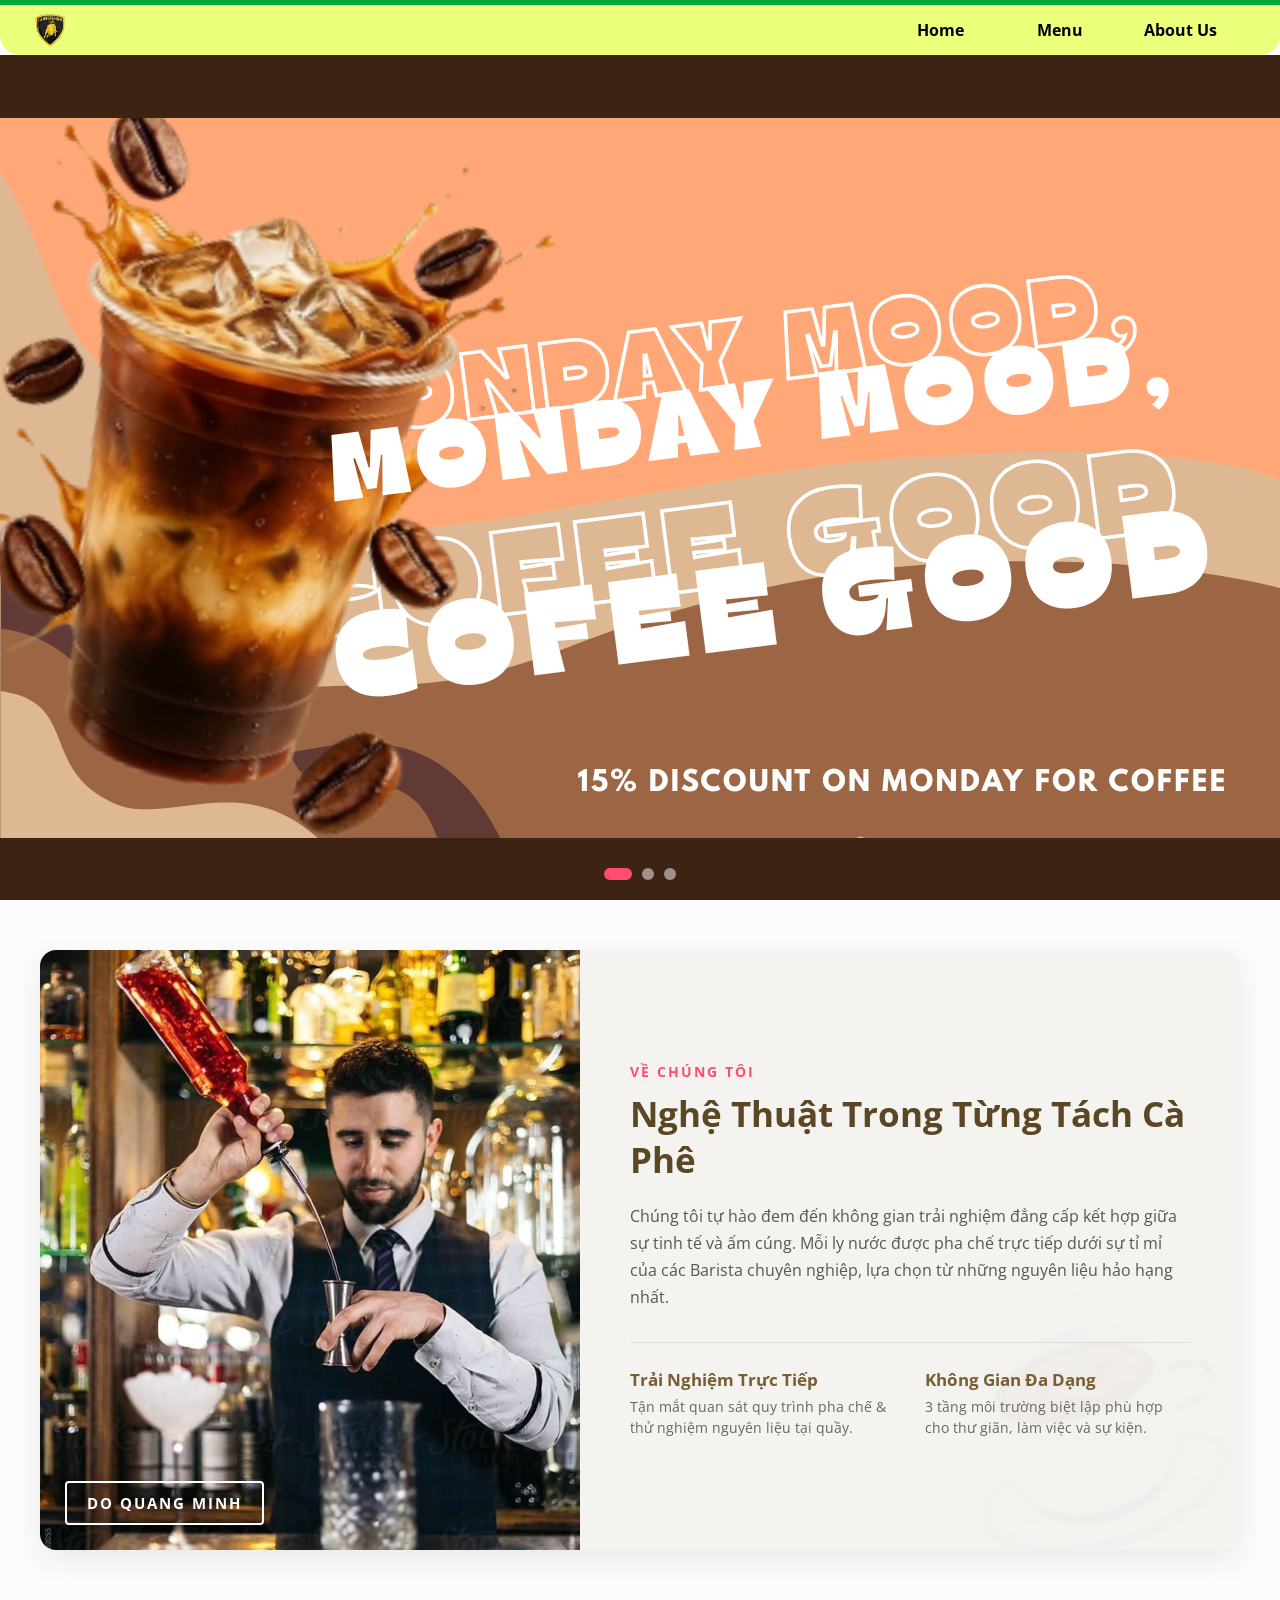
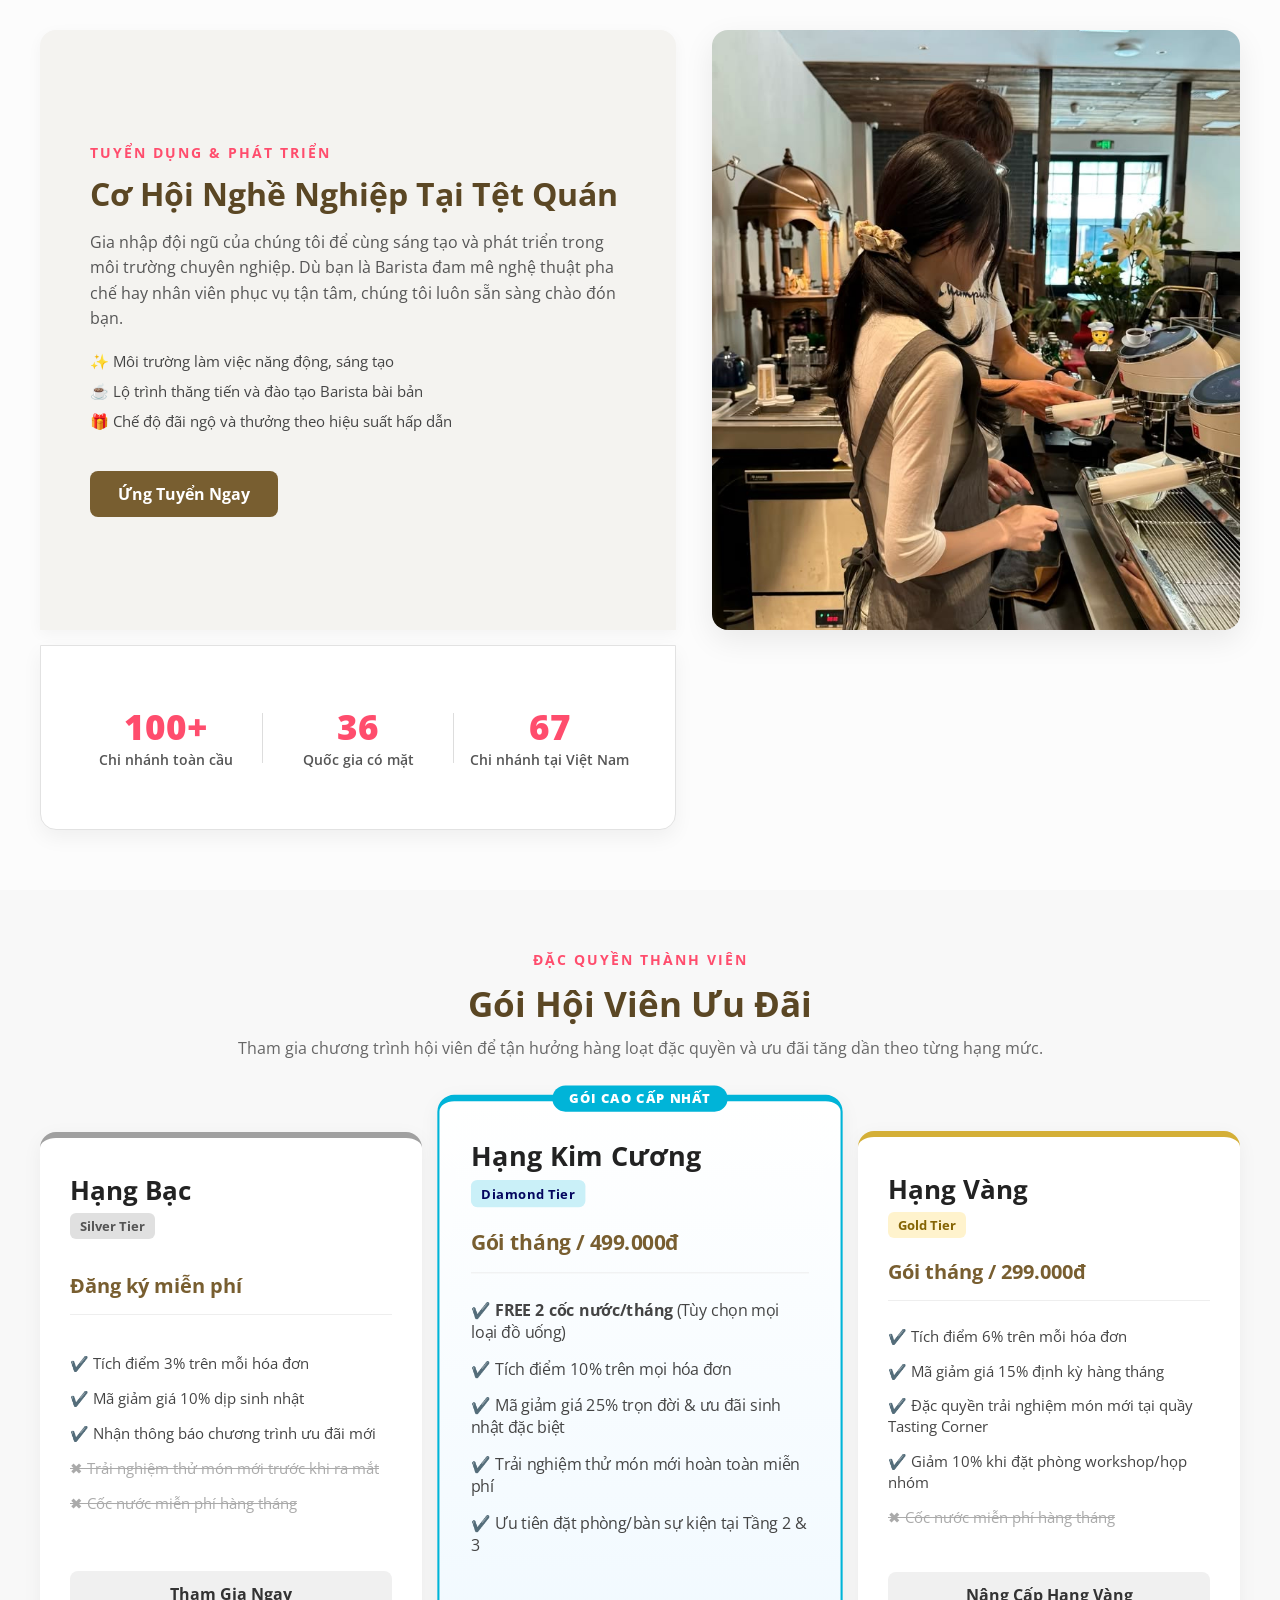
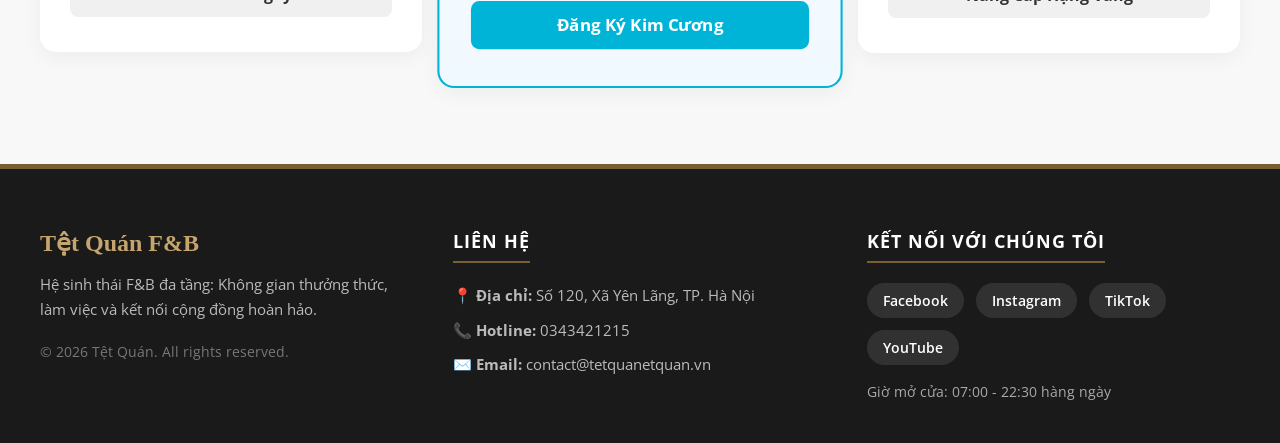
<file: index.html>
<!DOCTYPE html>
<html lang="en">
<head>
    <meta charset="UTF-8">
    <meta name="viewport" content="width=device-width, initial-scale=1.0">
    <title>Document</title>
    <link rel="stylesheet" href="style.css">
    <link rel="preconnect" href="https://fonts.googleapis.com">
    <link rel="preconnect" href="https://fonts.gstatic.com" crossorigin>
    <link href="https://fonts.googleapis.com/css2?family=Open+Sans:ital,wght@0,300..800;1,300..800&display=swap" rel="stylesheet">
</head>
<body>
    <div class="header">
        <a href="#" class="logo">
            <img src="poster/image.png" alt="Logo Thương Hiệu">
        </a>

        <div class="hamburger">
            <span class="bar"></span>
            <span class="bar"></span>
            <span class="bar"></span>
        </div>

        <ul class="nav">
            
            <li class="nav-item">
                <div class="button">Home</div>
                <div class="panel">
                    <div class="panel-layout-70-30">
                        <div class="panel-left">
                            <ul class="panel-links">
                                <li><a href="#about-section">Giới thiệu chung</a></li>
                                <li><a href="#career-section">Cơ hội nghề nghiệp</a></li>
                                <li><a href="#posterSlider">Chương trình ưu đãi</a></li>
                                <li><a href="#membership-section">Thẻ quà tặng</a></li>
                            </ul>
                        </div>
                        
                        <div class="panel-divider"></div>
                        
                        <div class="panel-right">
                            <p class="quote">"Sự hoàn hảo trong từng giọt cà phê không chỉ là nghệ thuật, mà là cam kết chất lượng tuyệt đối từ chúng tôi đến tay bạn."</p>
                            <p class="quote-author">- Chuyên gia nhãn hàng -</p>
                        </div>
                    </div>
                </div>
            </li>

            <li class="nav-item">
                <div class="button">Menu</div>
                <div class="panel">
                    <div class="panel-content">
                        <h3 class="panel-title">Danh mục đồ uống</h3>
                        <ul class="panel-links grid-links">
                            <li><a href="menu.html">Cà phê pha máy</a></li>
                            <li><a href="menu.html">Cà phê pha phin truyền thống</a></li>
                            <li><a href="menu.html">Trà trái cây nhiệt đới</a></li>
                            <li><a href="menu.html">Trà sữa trân châu</a></li>
                            <li><a href="menu.html">Đá xay (Freeze)</a></li>
                            <li><a href="menu.html">Nước ép tươi</a></li>
                        </ul>
                    </div>
                </div>
            </li>
            <li class="nav-item">
                <div class="button">About Us</div>
                <div class="panel">
                    <div class="panel-content">
                        <h3 class="panel-title">Về thương hiệu</h3>
                        <ul class="panel-links grid-links">
                            <li><a href="about.html#history-section">Lịch sử thương hiệu</a></li>
                            <li><a href="about.html#symbol-section">Biểu tượng thương hiệu</a></li>
                            <li><a href="about.html#policy-section">Chính sách trực tuyến</a></li>
                            <li><a href="about.html#policy-section">Liên hệ nhượng quyền</a></li>
                        </ul>
                    </div>
                </div>
            </li>
            
        </ul>
    </div>
    
    <div class="main-poster" id="posterSlider">
        <div class="slider-track">
            <div class="slide">
                <img src="poster/MONDAY MOOD, COFEE GOOD.png" alt="Poster 1" draggable="false">
            </div>
            <div class="slide">
                <img src="poster/MONDAY MOOD, COFEE GOOD(1).png" alt="Poster 2" draggable="false">
            </div>
            <div class="slide">
                <img src="poster/MONDAY MOOD, COFEE GOOD(2).png" alt="Poster 3" draggable="false">
            </div>
        </div>
        <!-- Dấu chấm chuyển slide (Dots) -->
        <div class="slider-dots">
            <span class="dot active"></span>
            <span class="dot"></span>
            <span class="dot"></span>
        </div>
    </div>

    <!-- SECTION GIỚI THIỆU CHUNG -->
    <section class="about-section" id="about-section">
        <div class="about-container">
            <!-- Ảnh Bartender bên trái -->
            <div class="about-image">
                <img src="poster/bartender.png" alt="Bartender">
                <div class="bartender-badge">DO QUANG MINH</div>
            </div>

            <!-- Khối nội dung bên phải -->
            <div class="about-content">
                <div class="content-text">
                    <span class="sub-title">VỀ CHÚNG TÔI</span>
                    <h2>Nghệ Thuật Trong Từng Tách Cà Phê</h2>
                    <p class="description">
                        Chúng tôi tự hào đem đến không gian trải nghiệm đẳng cấp kết hợp giữa sự tinh tế và ấm cúng. 
                        Mỗi ly nước được pha chế trực tiếp dưới sự tỉ mỉ của các Barista chuyên nghiệp, lựa chọn từ những nguyên liệu hảo hạng nhất.
                    </p>

                    <div class="about-highlights">
                        <div class="highlight-item">
                            <h4>Trải Nghiệm Trực Tiếp</h4>
                            <p>Tận mắt quan sát quy trình pha chế & thử nghiệm nguyên liệu tại quầy.</p>
                        </div>
                        <div class="highlight-item">
                            <h4>Không Gian Đa Dạng</h4>
                            <p>3 tầng môi trường biệt lập phù hợp cho thư giãn, làm việc và sự kiện.</p>
                        </div>
                    </div>
                </div>

                <!-- Họa tiết trang trí chìm ở góc dưới bên phải -->
                <div class="watermark-pattern">☕</div>
            </div>
        </div>
    </section>

    <!-- SECTION CƠ HỘI NGHỀ NGHIỆP & CHI NHÁNH -->
    <section class="career-branch-section" id="career-section">
        <div class="career-container">
            <!-- Khối nội dung bên trái (Cao 800px) -->
            <div class="career-left">
                <!-- Phần trên (600px): Cơ hội nghề nghiệp -->
                <div class="career-info">
                    <span class="sub-title">TUYỂN DỤNG & PHÁT TRIỂN</span>
                    <h2>Cơ Hội Nghề Nghiệp Tại Tệt Quán</h2>
                    <p class="description">
                        Gia nhập đội ngũ của chúng tôi để cùng sáng tạo và phát triển trong môi trường chuyên nghiệp. 
                        Dù bạn là Barista đam mê nghệ thuật pha chế hay nhân viên phục vụ tận tâm, chúng tôi luôn sẵn sàng chào đón bạn.
                    </p>
                    <ul class="career-benefits">
                        <li>✨ Môi trường làm việc năng động, sáng tạo</li>
                        <li>☕ Lộ trình thăng tiến và đào tạo Barista bài bản</li>
                        <li>🎁 Chế độ đãi ngộ và thưởng theo hiệu suất hấp dẫn</li>
                    </ul>
                    <a href="notfound.html" class="btn-career">Ứng Tuyển Ngay</a>
                </div>

                <!-- Phần dưới (200px): Thống kê Chi nhánh (3 Cột) -->
                <div class="branch-stats">
                    <div class="stat-item">
                        <span class="stat-number">100+</span>
                        <span class="stat-label">Chi nhánh toàn cầu</span>
                    </div>
                    <div class="stat-divider"></div>
                    <div class="stat-item">
                        <span class="stat-number">36</span>
                        <span class="stat-label">Quốc gia có mặt</span>
                    </div>
                    <div class="stat-divider"></div>
                    <div class="stat-item">
                        <span class="stat-number">67</span>
                        <span class="stat-label">Chi nhánh tại Việt Nam</span>
                    </div>
                </div>
            </div>

            <!-- Khối ảnh Staff bên phải (Cao 600px) -->
            <div class="career-right-image">
                <img src="poster/staff.png" alt="Staff">
            </div>
        </div>
    </section>

    <!-- SECTION GÓI HỘI VIÊN -->
    <section class="membership-section" id="membership-section">
        <div class="membership-container">
            <div class="membership-header">
                <span class="sub-title">ĐẶC QUYỀN THÀNH VIÊN</span>
                <h2>Gói Hội Viên Ưu Đãi</h2>
                <p>Tham gia chương trình hội viên để tận hưởng hàng loạt đặc quyền và ưu đãi tăng dần theo từng hạng mức.</p>
            </div>

            <div class="membership-cards">
                <!-- GÓI BẠC (BÊN TRÁI) -->
                <div class="membership-card silver">
                    <div class="card-header">
                        <h3>Hạng Bạc</h3>
                        <span class="badge-tier">Silver Tier</span>
                    </div>
                    <div class="card-price">Đăng ký miễn phí</div>
                    <ul class="card-benefits">
                        <li>✔️ Tích điểm 3% trên mỗi hóa đơn</li>
                        <li>✔️ Mã giảm giá 10% dịp sinh nhật</li>
                        <li>✔️ Nhận thông báo chương trình ưu đãi mới</li>
                        <li class="disabled">✖ Trải nghiệm thử món mới trước khi ra mắt</li>
                        <li class="disabled">✖ Cốc nước miễn phí hàng tháng</li>
                    </ul>
                    <a href="notfound.html" class="btn-tier">Tham Gia Ngay</a>
                </div>

                <!-- GÓI KIM CƯƠNG (Ở GIỮA - NỔI BẬT CAO NHẤT) -->
                <div class="membership-card diamond highlight">
                    <div class="popular-tag">GÓI CAO CẤP NHẤT</div>
                    <div class="card-header">
                        <h3>Hạng Kim Cương</h3>
                        <span class="badge-tier">Diamond Tier</span>
                    </div>
                    <div class="card-price">Gói tháng / 499.000đ</div>
                    <ul class="card-benefits">
                        <li>✔️ <strong>FREE 2 cốc nước/tháng</strong> (Tùy chọn mọi loại đồ uống)</li>
                        <li>✔️ Tích điểm 10% trên mọi hóa đơn</li>
                        <li>✔️ Mã giảm giá 25% trọn đời & ưu đãi sinh nhật đặc biệt</li>
                        <li>✔️ Trải nghiệm thử món mới hoàn toàn miễn phí</li>
                        <li>✔️ Ưu tiên đặt phòng/bàn sự kiện tại Tầng 2 & 3</li>
                    </ul>
                    <a href="notfound.html" class="btn-tier btn-diamond">Đăng Ký Kim Cương</a>
                </div>

                <!-- GÓI VÀNG (BÊN PHẢI) -->
                <div class="membership-card gold">
                    <div class="card-header">
                        <h3>Hạng Vàng</h3>
                        <span class="badge-tier">Gold Tier</span>
                    </div>
                    <div class="card-price">Gói tháng / 299.000đ</div>
                    <ul class="card-benefits">
                        <li>✔️ Tích điểm 6% trên mỗi hóa đơn</li>
                        <li>✔️ Mã giảm giá 15% định kỳ hàng tháng</li>
                        <li>✔️ Đặc quyền trải nghiệm món mới tại quầy Tasting Corner</li>
                        <li>✔️ Giảm 10% khi đặt phòng workshop/họp nhóm</li>
                        <li class="disabled">✖ Cốc nước miễn phí hàng tháng</li>
                    </ul>
                    <a href="notfound.html" class="btn-tier">Nâng Cấp Hạng Vàng</a>
                </div>
            </div>
        </div>
    </section>

    <!-- PHẦN KẾT (FOOTER) -->
    <footer class="site-footer">
        <div class="footer-container">
            <!-- Cột 1: Thông tin thương hiệu -->
            <div class="footer-col">
                <h3>Tệt Quán F&B</h3>
                <p>Hệ sinh thái F&B đa tầng: Không gian thưởng thức, làm việc và kết nối cộng đồng hoàn hảo.</p>
                <p class="copyright">© 2026 Tệt Quán. All rights reserved.</p>
            </div>

            <!-- Cột 2: Địa chỉ & Liên hệ -->
            <div class="footer-col">
                <h4>Liên Hệ</h4>
                <p>📍 <strong>Địa chỉ:</strong> Số 120, Xã Yên Lãng, TP. Hà Nội</p>
                <p>📞 <strong>Hotline:</strong> 0343421215</p>
                <p>✉️ <strong>Email:</strong> contact@tetquanetquan.vn</p>
            </div>

            <!-- Cột 3: Mạng xã hội & Khám phá -->
            <div class="footer-col">
                <h4>Kết Nối Với Chúng Tôi</h4>
                <div class="social-links">
                    <a href="notfound.html" target="_blank" class="social-icon">Facebook</a>
                    <a href="notfound.html" target="_blank" class="social-icon">Instagram</a>
                    <a href="notfound.html" target="_blank" class="social-icon">TikTok</a>
                    <a href="notfound.html" target="_blank" class="social-icon">YouTube</a>
                </div>
                <p style="margin-top: 15px; font-size: 0.9rem; color: #aaa;">Giờ mở cửa: 07:00 - 22:30 hàng ngày</p>
            </div>
        </div>
    </footer>
    
    <script src="script.js"></script>
</body>
</html>
</file>
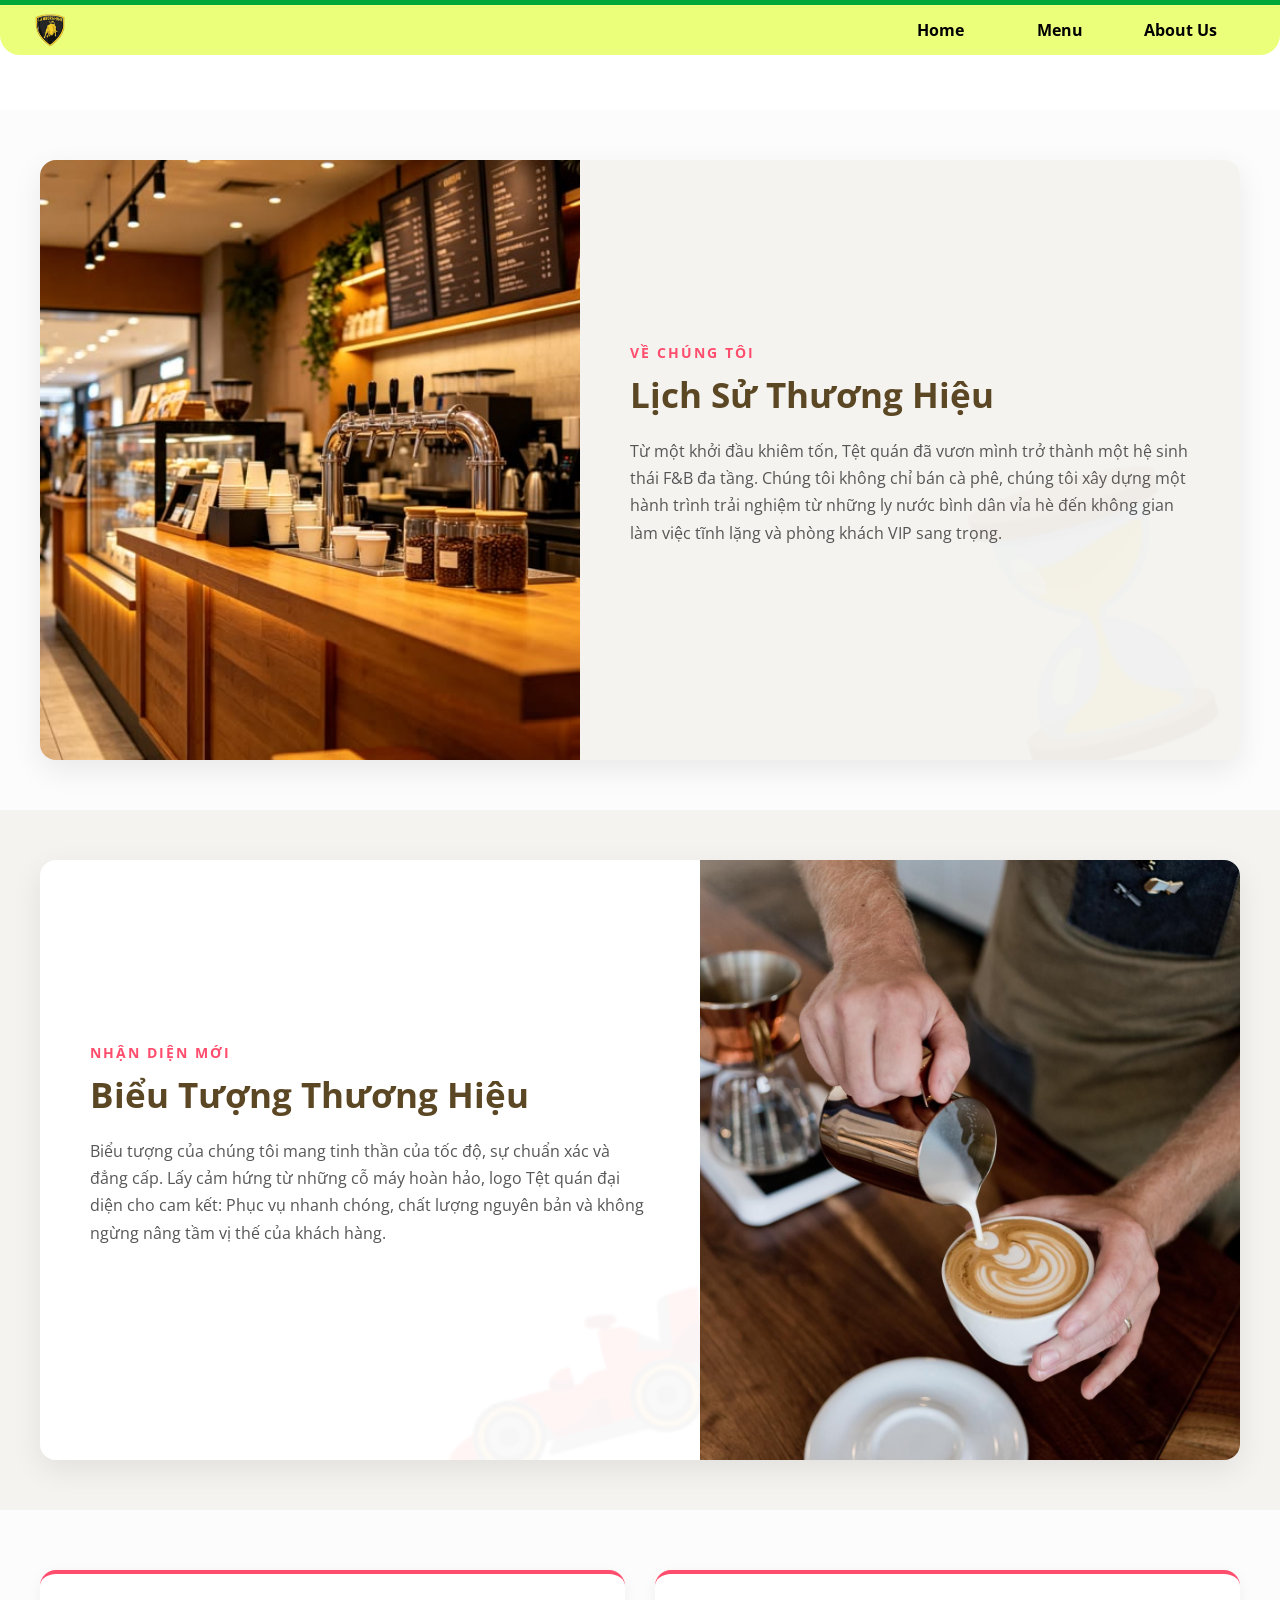
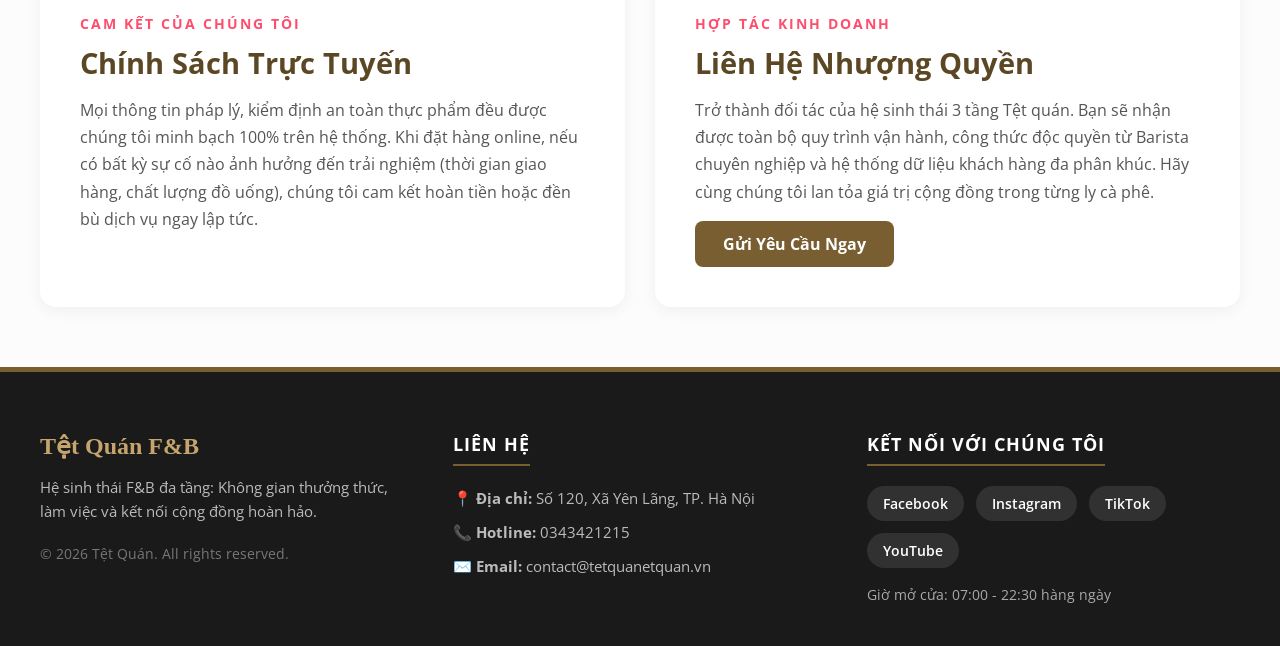
<file: about.html>
<!DOCTYPE html>
<html lang="en">
<head>
    <meta charset="UTF-8">
    <meta name="viewport" content="width=device-width, initial-scale=1.0">
    <title>Về Thương Hiệu</title>
    <link rel="stylesheet" href="style.css">
    <link rel="preconnect" href="https://fonts.googleapis.com">
    <link rel="preconnect" href="https://fonts.gstatic.com" crossorigin>
    <link href="https://fonts.googleapis.com/css2?family=Open+Sans:ital,wght@0,300..800;1,300..800&display=swap" rel="stylesheet">
</head>
<body>
    <!-- THANH ĐIỀU HƯỚNG (GIỮ NGUYÊN TỪ TRANG CHỦ) -->
    <div class="header">
        <a href="index.html" class="logo">
            <img src="poster/image.png" alt="Logo Thương Hiệu">
        </a>
        
        <div class="hamburger">
            <span class="bar"></span>
            <span class="bar"></span>
            <span class="bar"></span>
        </div>

        <ul class="nav">
            <!-- HOME PANEL (TRONG ABOUT.HTML) -->
            <li class="nav-item">
                <div class="button">Home</div>
                <div class="panel">
                    <div class="panel-layout-70-30">
                        <div class="panel-left">
                            <ul class="panel-links">
                                <li><a href="index.html#about-section">Giới thiệu chung</a></li>
                                <li><a href="index.html#career-section">Cơ hội nghề nghiệp</a></li>
                                <li><a href="index.html#posterSlider">Chương trình ưu đãi</a></li>
                                <li><a href="index.html#membership-section">Thẻ quà tặng</a></li>
                            </ul>
                        </div>
                        
                        <div class="panel-divider"></div>
                        
                        <div class="panel-right">
                            <p class="quote">"Sự hoàn hảo trong từng giọt cà phê không chỉ là nghệ thuật, mà là cam kết chất lượng tuyệt đối từ chúng tôi đến tay bạn."</p>
                            <p class="quote-author">- Chuyên gia nhãn hàng -</p>
                        </div>
                    </div>
                </div>
            </li>

            <li class="nav-item">
                <div class="button">Menu</div>
                <div class="panel">
                    <div class="panel-content">
                        <h3 class="panel-title">Danh mục đồ uống</h3>
                        <ul class="panel-links grid-links">
                            <li><a href="menu.html">Cà phê pha máy</a></li>
                            <li><a href="menu.html">Cà phê pha phin truyền thống</a></li>
                            <li><a href="menu.html">Trà trái cây nhiệt đới</a></li>
                            <li><a href="menu.html">Trà sữa trân châu</a></li>
                            <li><a href="menu.html">Đá xay (Freeze)</a></li>
                            <li><a href="menu.html">Nước ép tươi</a></li>
                        </ul>
                    </div>
                </div>
            </li>

            <li class="nav-item">
                <div class="button">About Us</div>
                <div class="panel">
                    <div class="panel-content">
                        <h3 class="panel-title">Về thương hiệu</h3>
                        <ul class="panel-links grid-links">
                            <li><a href="#history-section">Lịch sử thương hiệu</a></li>
                            <li><a href="#symbol-section">Biểu tượng thương hiệu</a></li>
                            <li><a href="#policy-section">Chính sách trực tuyến</a></li>
                            <li><a href="#policy-section">Liên hệ nhượng quyền</a></li>
                        </ul>
                    </div>
                </div>
            </li>
        </ul>
    </div>

    <!-- 1. LỊCH SỬ THƯƠNG HIỆU: Ảnh trái - Content phải -->
    <section class="about-section" id="history-section" style="margin-top: 55px;">
        <div class="about-container">
            <div class="about-image">
                <img src="poster/history.png" alt="Lịch sử thương hiệu">
            </div>
            <div class="about-content">
                <span class="sub-title">VỀ CHÚNG TÔI</span>
                <h2>Lịch Sử Thương Hiệu</h2>
                <p class="description">
                    Từ một khởi đầu khiêm tốn, Tệt quán đã vươn mình trở thành một hệ sinh thái F&B đa tầng. 
                    Chúng tôi không chỉ bán cà phê, chúng tôi xây dựng một hành trình trải nghiệm từ những ly nước bình dân vỉa hè đến không gian làm việc tĩnh lặng và phòng khách VIP sang trọng.
                </p>
                <div class="watermark-pattern">⏳</div>
            </div>
        </div>
    </section>

    <!-- 2. BIỂU TƯỢNG THƯƠNG HIỆU: Content trái - Ảnh phải -->
    <section class="about-section" id="symbol-section" style="background-color: #f4f3f0;">
        <div class="about-container symbol-container">
            <!-- Đảo HTML: Đưa Content lên trước để PC hiển thị bên trái -->
            <div class="about-content" style="background-color: #fff;">
                <span class="sub-title">NHẬN DIỆN MỚI</span>
                <h2>Biểu Tượng Thương Hiệu</h2>
                <p class="description">
                    Biểu tượng của chúng tôi mang tinh thần của tốc độ, sự chuẩn xác và đẳng cấp. 
                    Lấy cảm hứng từ những cỗ máy hoàn hảo, logo Tệt quán đại diện cho cam kết: Phục vụ nhanh chóng, chất lượng nguyên bản và không ngừng nâng tầm vị thế của khách hàng.
                </p>
                <div class="watermark-pattern">🏎️</div>
            </div>
            <div class="about-image">
                <img src="poster/symbol.png" alt="Biểu tượng thương hiệu">
            </div>
        </div>
    </section>

    <!-- 3 & 4. CHÍNH SÁCH TRỰC TUYẾN & NHƯỢNG QUYỀN (Chỉ có Content) -->
    <section class="policy-section" id="policy-section">
        <div class="policy-container">
            <!-- Cột Chính sách -->
            <div class="text-block">
                <span class="sub-title">CAM KẾT CỦA CHÚNG TÔI</span>
                <h2>Chính Sách Trực Tuyến</h2>
                <p class="description">
                    Mọi thông tin pháp lý, kiểm định an toàn thực phẩm đều được chúng tôi minh bạch 100% trên hệ thống. 
                    Khi đặt hàng online, nếu có bất kỳ sự cố nào ảnh hưởng đến trải nghiệm (thời gian giao hàng, chất lượng đồ uống), chúng tôi cam kết hoàn tiền hoặc đền bù dịch vụ ngay lập tức.
                </p>
            </div>

            <!-- Cột Nhượng quyền -->
            <div class="text-block">
                <span class="sub-title">HỢP TÁC KINH DOANH</span>
                <h2>Liên Hệ Nhượng Quyền</h2>
                <p class="description">
                    Trở thành đối tác của hệ sinh thái 3 tầng Tệt quán. Bạn sẽ nhận được toàn bộ quy trình vận hành, công thức độc quyền từ Barista chuyên nghiệp và hệ thống dữ liệu khách hàng đa phân khúc. 
                    Hãy cùng chúng tôi lan tỏa giá trị cộng đồng trong từng ly cà phê.
                </p>
                <a href="#" class="btn-career" style="margin-top: 15px;">Gửi Yêu Cầu Ngay</a>
            </div>
        </div>
    </section>
    
    <footer class="site-footer">
        <div class="footer-container">
            <!-- Cột 1: Thông tin thương hiệu -->
            <div class="footer-col">
                <h3>Tệt Quán F&B</h3>
                <p>Hệ sinh thái F&B đa tầng: Không gian thưởng thức, làm việc và kết nối cộng đồng hoàn hảo.</p>
                <p class="copyright">© 2026 Tệt Quán. All rights reserved.</p>
            </div>

            <!-- Cột 2: Địa chỉ & Liên hệ -->
            <div class="footer-col">
                <h4>Liên Hệ</h4>
                <p>📍 <strong>Địa chỉ:</strong> Số 120, Xã Yên Lãng, TP. Hà Nội</p>
                <p>📞 <strong>Hotline:</strong> 0343421215</p>
                <p>✉️ <strong>Email:</strong> contact@tetquanetquan.vn</p>
            </div>

            <!-- Cột 3: Mạng xã hội & Khám phá -->
            <div class="footer-col">
                <h4>Kết Nối Với Chúng Tôi</h4>
                <div class="social-links">
                    <a href="notfound.html" target="_blank" class="social-icon">Facebook</a>
                    <a href="notfound.html" target="_blank" class="social-icon">Instagram</a>
                    <a href="notfound.html" target="_blank" class="social-icon">TikTok</a>
                    <a href="notfound.html" target="_blank" class="social-icon">YouTube</a>
                </div>
                <p style="margin-top: 15px; font-size: 0.9rem; color: #aaa;">Giờ mở cửa: 07:00 - 22:30 hàng ngày</p>
            </div>
        </div>
    </footer>

    <script src="script.js"></script>
</body>
</html>
</file>
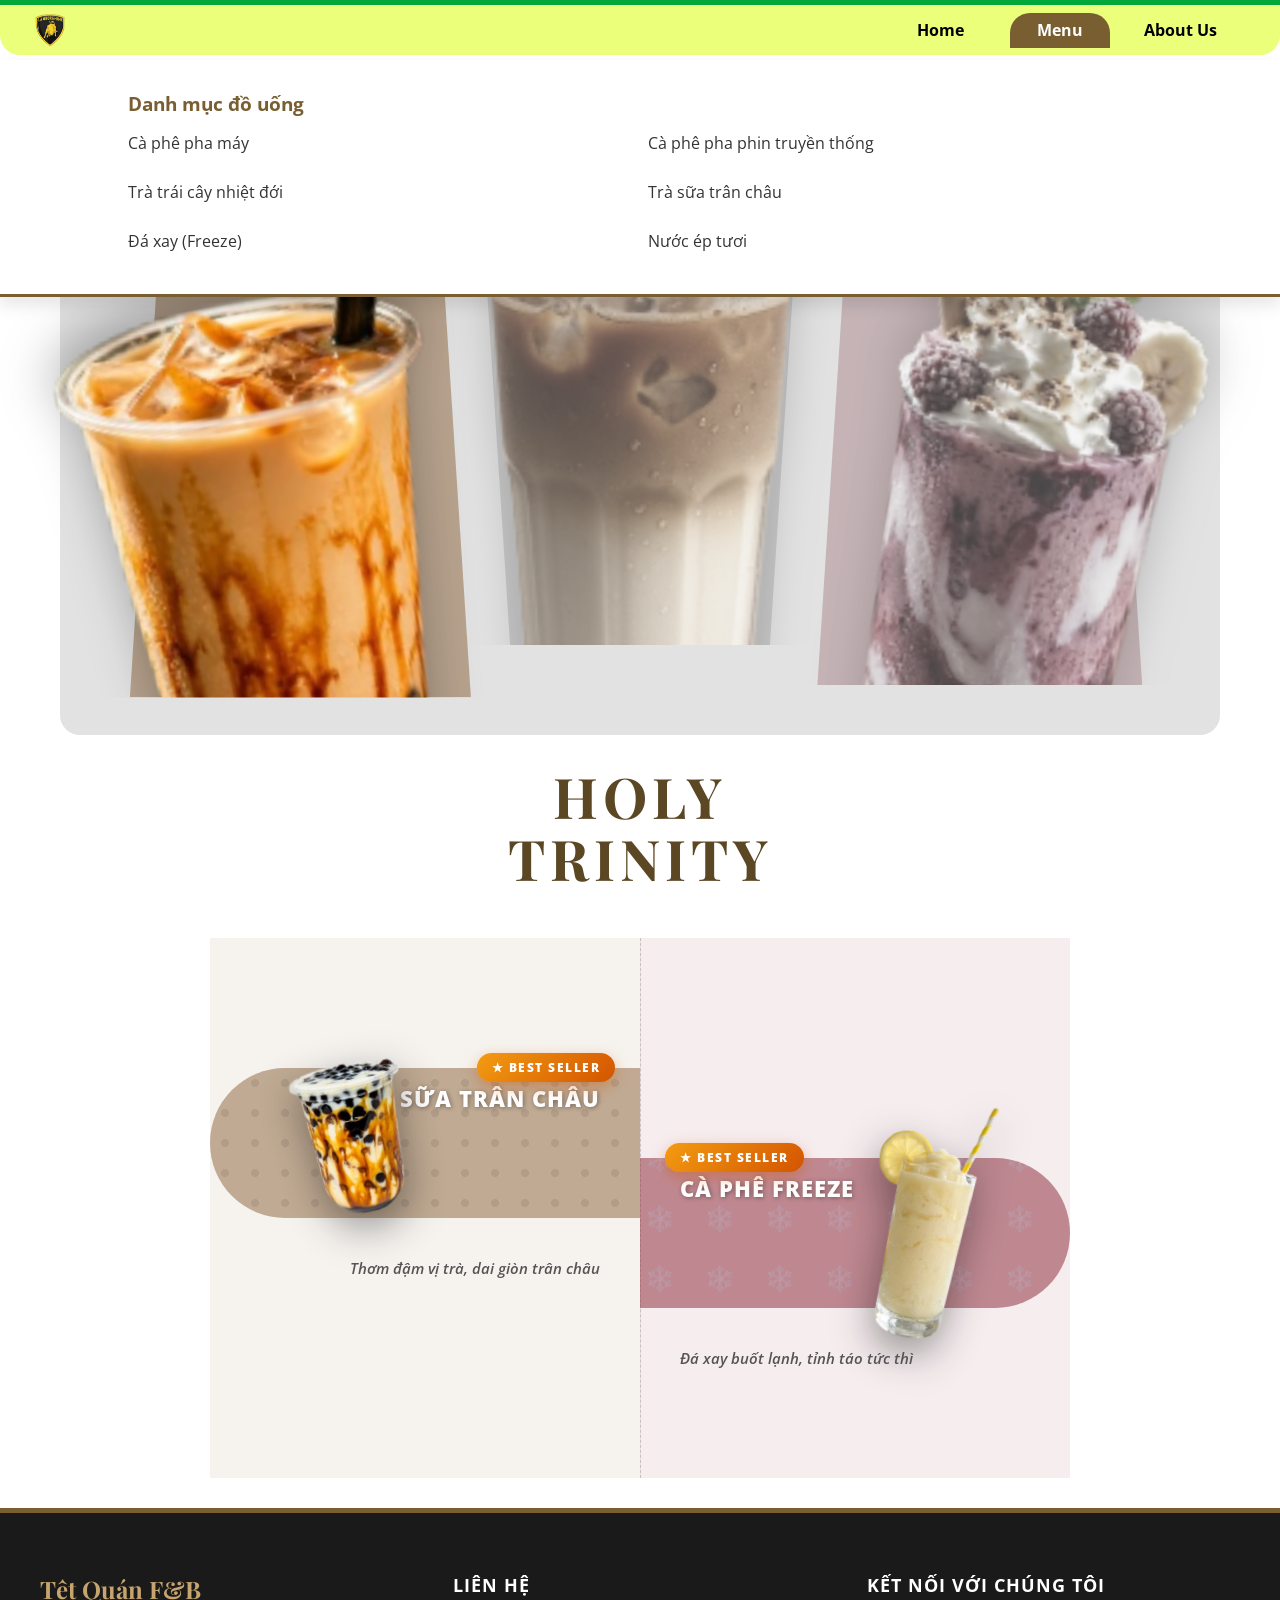
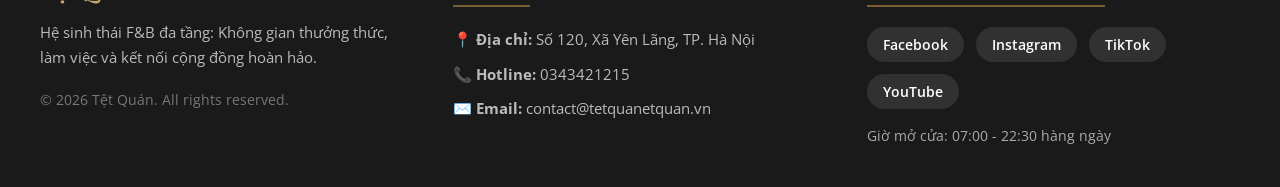
<file: menu.html>
<!DOCTYPE html>
<html lang="en">
<head>
    <meta charset="UTF-8">
    <meta name="viewport" content="width=device-width, initial-scale=1.0">
    <title>Menu</title>
    <link rel="stylesheet" href="style.css">
    <link rel="preconnect" href="https://fonts.googleapis.com">
    <link rel="preconnect" href="https://fonts.gstatic.com" crossorigin>
    <link href="https://fonts.googleapis.com/css2?family=Open+Sans:wght@300..800&family=Playfair+Display:ital,wght@0,700;1,700&display=swap" rel="stylesheet">
</head>
<body>
    <!-- THANH ĐIỀU HƯỚNG -->
    <div class="header">
        <a href="index.html" class="logo">
            <img src="poster/image.png" alt="Logo Thương Hiệu">
        </a>
        <div class="hamburger">
            <span class="bar"></span>
            <span class="bar"></span>
            <span class="bar"></span>
        </div>
        <ul class="nav">
            <!-- Nút Home -->
            <li class="nav-item">
                <div class="button">Home</div>
                <div class="panel">
                    <div class="panel-layout-70-30">
                        <div class="panel-left">
                            <ul class="panel-links">
                                <li><a href="index.html#about-section">Giới thiệu chung</a></li>
                                <li><a href="index.html#career-section">Cơ hội nghề nghiệp</a></li>
                                <li><a href="index.html#posterSlider">Chương trình ưu đãi</a></li>
                                <li><a href="index.html#membership-section">Thẻ quà tặng</a></li>
                            </ul>
                        </div>
                        <div class="panel-divider"></div>
                        <div class="panel-right">
                            <p class="quote">"Sự hoàn hảo trong từng giọt cà phê không chỉ là nghệ thuật, mà là cam kết chất lượng tuyệt đối từ chúng tôi đến tay bạn."</p>
                            <p class="quote-author">- Chuyên gia nhãn hàng -</p>
                        </div>
                    </div>
                </div>
            </li>

            <!-- Nút Menu (Đang Active) -->
            <li class="nav-item active">
                <div class="button">Menu</div>
                <div class="panel">
                    <div class="panel-content">
                        <h3 class="panel-title">Danh mục đồ uống</h3>
                        <ul class="panel-links grid-links">
                            <li><a href="menu.html">Cà phê pha máy</a></li>
                            <li><a href="menu.html">Cà phê pha phin truyền thống</a></li>
                            <li><a href="menu.html">Trà trái cây nhiệt đới</a></li>
                            <li><a href="menu.html">Trà sữa trân châu</a></li>
                            <li><a href="menu.html">Đá xay (Freeze)</a></li>
                            <li><a href="menu.html">Nước ép tươi</a></li>
                        </ul>
                    </div>
                </div>
            </li>

            <!-- Nút About Us -->
            <li class="nav-item">
                <div class="button">About Us</div>
                <div class="panel">
                    <div class="panel-content">
                        <h3 class="panel-title">Về thương hiệu</h3>
                        <ul class="panel-links grid-links">
                            <li><a href="about.html#history-section">Lịch sử thương hiệu</a></li>
                            <li><a href="about.html#symbol-section">Biểu tượng thương hiệu</a></li>
                            <li><a href="about.html#policy-section">Chính sách trực tuyến</a></li>
                            <li><a href="about.html#policy-section">Liên hệ nhượng quyền</a></li>
                        </ul>
                    </div>
                </div>
            </li>
        </ul>
    </div>

    <!-- KHU VỰC 3 NÚT CHỌN ĐỐI TƯỢNG (HOLY TRINITY) -->
    <section class="holy-trinity-section">
        <div class="tri-container">
            <!-- Nút Tri 1: Hình thang chuẩn, hạ thấp -->
            <div class="tri-item tri-shape-normal active" onclick="showTrinity('tri1', this)">
                <div class="tri-bg bg-brown"></div>
                <img src="poster/tri1.png" alt="Tri 1" class="tri-img">
            </div>
            
            <!-- Nút Tri 2: Hình thang NGƯỢC, đẩy lên cao -->
            <div class="tri-item tri-shape-inverted tri-middle" onclick="showTrinity('tri2', this)">
                <div class="tri-bg bg-gray"></div>
                <img src="poster/tri2.png" alt="Tri 2" class="tri-img">
            </div>

            <!-- Nút Tri 3: Hình thang chuẩn, hạ thấp -->
            <div class="tri-item tri-shape-normal" onclick="showTrinity('tri3', this)">
                <div class="tri-bg bg-pink"></div>
                <img src="poster/tri3.png" alt="Tri 3" class="tri-img">
            </div>
        </div>

        <!-- NGẮT 2 DÒNG CHỮ HOLY TRINITY -->
        <h1 class="trinity-title">HOLY<br>TRINITY</h1>
    </section>

    <!-- KHU VỰC 2 SẢN PHẨM Ở DƯỚI (STEP-LAYOUT THEO CONCEPT) -->
    <section class="menu-products-section">
        
        <!-- NHÓM TRI 1 -->
        <div id="tri1" class="product-group active">
            <div class="product-card left">
                <!-- Thêm họa tiết Trân châu/Hạt cà phê (pattern-boba) -->
                <div class="card-bg bg-brown pattern-boba">
                    <span class="product-name">Trà Sữa Trân Châu</span>
                </div>
                <img src="poster/trasuatranchau.png" alt="Trà sữa" class="card-img">
                <!-- Thêm mô tả nhẹ bên dưới -->
                <p class="product-desc">Thơm đậm vị trà, dai giòn trân châu</p>
                <div class="best-seller">★ Best Seller</div>
            </div>
            
            <div class="product-card right">
                <!-- Thêm họa tiết Bông tuyết (pattern-snow) -->
                <div class="card-bg bg-dark-pink pattern-snow">
                    <span class="product-name">Cà Phê Freeze</span>
                </div>
                <img src="poster/freeze.png" alt="Freeze" class="card-img">
                <p class="product-desc">Đá xay buốt lạnh, tỉnh táo tức thì</p>
                <div class="best-seller">★ Best Seller</div>
            </div>
        </div>

        <!-- NHÓM TRI 2 -->
        <div id="tri2" class="product-group">
            <div class="product-card left">
                <!-- Thêm họa tiết Hạt cà phê -->
                <div class="card-bg bg-dark pattern-bean">
                    <span class="product-name">Cà Phê Phin</span>
                </div>
                <img src="poster/caphephintruyenthong.png" alt="Phin" class="card-img">
                <p class="product-desc">Đậm đà truyền thống, chắt chiu từng giọt</p>
                <div class="best-seller">★ Best Seller</div>
            </div>
            
            <div class="product-card right">
                <!-- Thêm họa tiết Máy pha/Sóng -->
                <div class="card-bg bg-gray pattern-bean">
                    <span class="product-name">Cà Phê Pha Máy</span>
                </div>
                <img src="poster/caphephamay.png" alt="Pha máy" class="card-img">
                <p class="product-desc">Lớp crema hoàn hảo, chuẩn vị Espresso</p>
                <div class="best-seller">★ Best Seller</div>
            </div>
        </div>

        <!-- NHÓM TRI 3 -->
        <div id="tri3" class="product-group">
            <div class="product-card left">
                <!-- Thêm họa tiết Lát cam (pattern-orange) -->
                <div class="card-bg bg-orange pattern-orange">
                    <span class="product-name">Nước Ép Tươi</span>
                </div>
                <img src="poster/nuoceptuoi.png" alt="Nước ép" class="card-img">
                <p class="product-desc">100% trái cây tươi, thanh lọc cơ thể</p>
                <div class="best-seller">★ Best Seller</div>
            </div>
            
            <div class="product-card right">
                <!-- Thêm họa tiết Lá nhiệt đới (pattern-leaf) -->
                <div class="card-bg bg-green pattern-leaf">
                    <span class="product-name">Trà Nhiệt Đới</span>
                </div>
                <img src="poster/tratraicaynhietdoi.png" alt="Trà trái cây" class="card-img">
                <p class="product-desc">Bùng nổ vị giác với hoa quả nhiệt đới</p>
                <div class="best-seller">★ Best Seller</div>
            </div>
        </div>
    </section>

    <footer class="site-footer">
        <div class="footer-container">
            <!-- Cột 1: Thông tin thương hiệu -->
            <div class="footer-col">
                <h3>Tệt Quán F&B</h3>
                <p>Hệ sinh thái F&B đa tầng: Không gian thưởng thức, làm việc và kết nối cộng đồng hoàn hảo.</p>
                <p class="copyright">© 2026 Tệt Quán. All rights reserved.</p>
            </div>

            <!-- Cột 2: Địa chỉ & Liên hệ -->
            <div class="footer-col">
                <h4>Liên Hệ</h4>
                <p>📍 <strong>Địa chỉ:</strong> Số 120, Xã Yên Lãng, TP. Hà Nội</p>
                <p>📞 <strong>Hotline:</strong> 0343421215</p>
                <p>✉️ <strong>Email:</strong> contact@tetquanetquan.vn</p>
            </div>

            <!-- Cột 3: Mạng xã hội & Khám phá -->
            <div class="footer-col">
                <h4>Kết Nối Với Chúng Tôi</h4>
                <div class="social-links">
                    <a href="notfound.html" target="_blank" class="social-icon">Facebook</a>
                    <a href="notfound.html" target="_blank" class="social-icon">Instagram</a>
                    <a href="notfound.html" target="_blank" class="social-icon">TikTok</a>
                    <a href="notfound.html" target="_blank" class="social-icon">YouTube</a>
                </div>
                <p style="margin-top: 15px; font-size: 0.9rem; color: #aaa;">Giờ mở cửa: 07:00 - 22:30 hàng ngày</p>
            </div>
        </div>
    </footer>
    <script src="script.js"></script>
</body>
</html>
</file>
<file: style.css>
* {
    padding: 0;
    margin: 0;
    box-sizing: border-box;
}

html {
    scroll-behavior: smooth;
}

body {
    font-family: 'Open Sans', sans-serif;
    padding-top: 55px; 
}


.header {
    height: 55px;
    width: 100%;
    background-color: rgb(235, 255, 123);
    border-top: 5px solid #01a738;
    
    position: fixed;
    top: 0;
    left: 0;
    z-index: 1000;
    
    display: flex;
    align-items: center;
    padding-bottom: 0;     

    border-bottom-left-radius: 20px;
    border-bottom-right-radius: 20px;
}

.nav {
    list-style: none;
    padding: 0;
    margin-left: auto;  
    margin-right: 50px;
    display: flex; 
    gap: 20px; 

    font-weight: bold;
}

.nav-item {
    position: static; 
}

.logo {
    margin-left: 30px; 
    
    align-self: center; 
    
    display: flex; 
}

.logo img {
    height: 40px; 
    width: auto;
    object-fit: contain; 
}

.button {
    height: 35px;
    width: 100px;
    
    border-top-left-radius: 20px;
    border-top-right-radius: 20px;
    border-bottom-left-radius: 0;
    border-bottom-right-radius: 0;

    color: #000;
    cursor: pointer;
    
    display: flex;
    justify-content: center; 
    align-items: center;  
    transition: 0.2s;   
}

.nav-item:hover .button,
.nav-item.active .button {
    background-color: hsl(38, 43%, 33%);
    color: white;
}

.panel {
    display: none; 
    position: absolute;
    top: 55px; 
    left: 0;
    width: 100%;
    height: auto;
    background-color: #fff;
    box-shadow: 0px 8px 16px rgba(0,0,0,0.1); 
    font-weight: normal; 
    color: #333;
    padding: 30px 10%; 
    border-bottom: 3px solid hsl(38, 43%, 33%); 
}

.nav-item.active .panel {
    display: block;
    animation: fadeIn 0.3s ease; 
}


.panel-layout-70-30 {
    display: flex;
    justify-content: space-between;
    align-items: stretch; 
}

.panel-left {
    width: 65%;
}


.panel-divider {
    width: 1px;
    background-color: #ccc;
    margin: 15px 30px; 
}

.panel-right {
    width: 30%; 
    display: flex;
    flex-direction: column;
    justify-content: center; 
}

.panel-title {
    color: hsl(38, 43%, 33%);
    margin-bottom: 15px;
    font-size: 1.2rem;
}

.panel-links {
    list-style: none;
    padding: 0;
}

.panel-links li {
    margin-bottom: 12px;
}

.panel-links a {
    text-decoration: none;
    color: #333;
    font-size: 1rem;
    transition: 0.2s;
}

.panel-links a:hover {
    color: #ff4d6d;
    padding-left: 5px; 
}

.grid-links {
    display: grid;
    grid-template-columns: 1fr 1fr; 
    gap: 15px;
}

.quote {
    font-style: italic;
    font-size: 1.1rem;
    line-height: 1.6;
    color: #555;
}

.quote-author {
    margin-top: 15px;
    font-weight: bold;
    text-align: right;
    color: hsl(38, 43%, 33%);
}

@keyframes fadeIn {
    from { opacity: 0; transform: translateY(-5px); }
    to { opacity: 1; transform: translateY(0); }
}


/* CONTAINER POSTER - KHÔNG KHAI BÁO NỀN CỐ ĐỊNH TẠI ĐÂY NẾU 3 POSTER KHÁC MÀU NHAU */
.main-poster {
    width: 100%;
    height: calc(100vh - 55px);
    overflow: hidden;
    position: relative;
    user-select: none;
    cursor: grab;
    transition: background-color 0.5s ease;
}

.main-poster:active {
    cursor: grabbing;
}

.slider-track {
    display: flex;
    width: 100%;
    height: 100%;
    transition: transform 0.5s cubic-bezier(0.25, 1, 0.5, 1);
    will-change: transform;
}

/* KHỐI CHỨA MỖI SLIDE - ÉP HIỂN THỊ CĂN GIỮA */
.slide {
    min-width: 100%;
    width: 100%;
    height: 100%;
    display: flex !important;
    justify-content: center !important;
    align-items: center !important;
    flex-shrink: 0;
    overflow: hidden;
}

/* THẺ ẢNH - BẮT BUỘC KHÔNG BỊ CẮT VỚI !IMPORTANT */
.slide img {
    max-width: 100% !important;
    max-height: 100% !important;
    width: auto !important;
    height: auto !important;
    object-fit: contain !important; /* Ép không bị cắt trên/dưới dưới mọi hình thức */
    display: block !important;
    pointer-events: none;
}

/* Dots chỉ số slide */
.slider-dots {
    position: absolute;
    bottom: 20px;
    left: 50%;
    transform: translateX(-50%);
    display: flex;
    gap: 10px;
    z-index: 10;
}

.dot {
    width: 12px;
    height: 12px;
    background-color: rgba(255, 255, 255, 0.5);
    border-radius: 50%;
    cursor: pointer;
    transition: 0.3s;
}

.dot.active {
    background-color: #ff4d6d;
    width: 28px;
    border-radius: 10px;
}

.main-poster img {
    width: 100%;
    height: 100%;
    object-fit: cover; 
}

/* SECTION GIỚI THIỆU CHUNG */
.about-section {
    width: 100%;
    padding: 50px 0; /* Khoảng cách nhỏ giữa Slider và Section này */
    background-color: #fcfcfc;
}

.about-container {
    max-width: 1200px;
    height: 600px; /* Chiều cao cố định 600px theo yêu cầu */
    margin: 0 auto;
    display: flex;
    box-shadow: 0 10px 30px rgba(0, 0, 0, 0.08);
    border-radius: 16px;
    overflow: hidden;
}

/* Khối ảnh bên trái */
.about-image {
    width: 45%;
    height: 100%;
    position: relative;
}

.about-image img {
    width: 100%;
    height: 100%;
    object-fit: cover;
    display: block;
}

.bartender-badge {
    position: absolute;
    bottom: 25px;
    left: 25px;
    
    color: #ffffff;
    border: 2px solid #ffffff; /* Khung chữ nhật rỗng (hollow) */
    background-color: transparent;
    
    font-size: 0.95rem;
    font-weight: 700;
    letter-spacing: 2px;
    text-transform: uppercase;
    
    padding: 10px 20px;
    border-radius: 4px; /* Bo góc nhẹ cho tinh tế, hoặc đổi thành 0px nếu muốn vuông vức hẳn */
    z-index: 5;
    
    /* Đổ bóng nhẹ phía sau chữ/viền để nổi bật trên các nền ảnh sáng/tối */
    box-shadow: 0 4px 10px rgba(0, 0, 0, 0.25);
}

/* Khối nội dung ngả xám bên phải */
.about-content {
    width: 55%;
    height: 100%;
    background-color: #f4f3f0; /* Màu nền ngả xám ấm nhẹ nhàng */
    padding: 50px;
    display: flex;
    flex-direction: column;
    justify-content: center;
    position: relative; /* Để căn vị trí họa tiết chìm */
    overflow: hidden;
}

.content-text {
    position: relative;
    z-index: 2; /* Nổi lên trên họa tiết chìm */
}

.sub-title {
    font-size: 0.9rem;
    font-weight: 700;
    letter-spacing: 2px;
    color: #ff4d6d;
    text-transform: uppercase;
    display: block;
    margin-bottom: 10px;
}

.about-content h2 {
    font-size: 2.2rem;
    color: hsl(38, 43%, 25%);
    margin-bottom: 20px;
    line-height: 1.3;
}

.about-content .description {
    font-size: 1rem;
    line-height: 1.7;
    color: #555;
    margin-bottom: 30px;
}

.about-highlights {
    display: flex;
    gap: 20px;
    border-top: 1px solid #ddd;
    padding-top: 25px;
}

.highlight-item h4 {
    color: hsl(38, 43%, 33%);
    font-size: 1.05rem;
    margin-bottom: 5px;
}

.highlight-item p {
    font-size: 0.88rem;
    color: #666;
    line-height: 1.5;
}

/* Họa tiết chìm ở góc dưới bên phải */
.watermark-pattern {
    position: absolute;
    bottom: -20px;
    right: -10px;
    font-size: 16rem; /* Họa tiết dạng hạt/cốc cà phê to chìm */
    color: rgba(0, 0, 0, 0.04); /* Độ mờ chìm xuống nền */
    user-select: none;
    pointer-events: none;
    z-index: 1;
    transform: rotate(-15deg);
}

/* SECTION CƠ HỘI NGHỀ NGHIỆP & CHI NHÁNH */
.career-branch-section {
    width: 100%;
    padding: 30px 0 60px 0;
    background-color: #fcfcfc;
}

.career-container {
    max-width: 1200px;
    height: 800px; /* Tổng chiều cao 800px bao trùm cả bức ảnh & các cột thống kê */
    margin: 0 auto;
    display: flex;
    justify-content: space-between;
    align-items: flex-start;
}

/* Khối bên trái: Cao đủ 800px */
.career-left {
    width: 53%;
    height: 800px;
    display: flex;
    flex-direction: column;
    justify-content: space-between;
}

/* Phần trên 600px bên trái: Nội dung Tuyển dụng */
.career-info {
    height: 600px;
    background-color: #f4f3f0;
    padding: 50px;
    border-radius: 16px 16px 0 0;
    display: flex;
    flex-direction: column;
    justify-content: center;
    box-shadow: 0 4px 15px rgba(0, 0, 0, 0.04);
}

.career-info h2 {
    font-size: 2rem;
    color: hsl(38, 43%, 25%);
    margin-bottom: 15px;
}

.career-info .description {
    font-size: 0.98rem;
    line-height: 1.6;
    color: #555;
    margin-bottom: 20px;
}

.career-benefits {
    list-style: none;
    padding: 0;
    margin-bottom: 30px;
}

.career-benefits li {
    font-size: 0.95rem;
    color: #444;
    margin-bottom: 10px;
}

.btn-career {
    display: inline-block;
    width: fit-content;
    padding: 12px 28px;
    background-color: hsl(38, 43%, 33%);
    color: #fff;
    text-decoration: none;
    font-weight: bold;
    border-radius: 8px;
    transition: 0.3s ease;
}

.btn-career:hover {
    background-color: #ff4d6d;
    transform: translateY(-2px);
}

/* Phần dưới 200px bên trái: 3 cột Chi nhánh */
.branch-stats {
    height: 185px; /* Chiều cao gần 200px khớp layout */
    background-color: #ffffff;
    border: 1px solid #e2e2e2;
    border-radius: 0 0 16px 16px;
    padding: 20px 30px;
    display: flex;
    justify-content: space-around;
    align-items: center;
    box-shadow: 0 8px 20px rgba(0, 0, 0, 0.05);
}

.stat-item {
    text-align: center;
    flex: 1;
}

.stat-number {
    display: block;
    font-size: 2.2rem;
    font-weight: 800;
    color: #ff4d6d;
    line-height: 1.2;
}

.stat-label {
    font-size: 0.9rem;
    font-weight: 600;
    color: #555;
}

.stat-divider {
    width: 1px;
    height: 50px;
    background-color: #ddd;
}

/* Khối ảnh bên phải: Cao cố định 600px */
.career-right-image {
    width: 44%;
    height: 600px;
    border-radius: 16px;
    overflow: hidden;
    box-shadow: 0 10px 30px rgba(0, 0, 0, 0.08);
}

.career-right-image img {
    width: 100%;
    height: 100%;
    object-fit: cover;
    display: block;
}

/* SECTION GÓI HỘI VIÊN */
.membership-section {
    width: 100%;
    padding: 60px 0 90px 0;
    background-color: #f8f8f8;
}

.membership-container {
    max-width: 1200px;
    margin: 0 auto;
}

.membership-header {
    text-align: center;
    margin-bottom: 50px;
}

.membership-header h2 {
    font-size: 2.2rem;
    color: hsl(38, 43%, 25%);
    margin-top: 5px;
}

.membership-header p {
    color: #666;
    font-size: 1rem;
    margin-top: 10px;
}

/* KHỐI 3 CARDS HỘI VIÊN */
.membership-cards {
    display: flex;
    justify-content: center;
    align-items: center;
    gap: 25px;
}

/* Thẻ chung */
.membership-card {
    flex: 1;
    background: #ffffff;
    border-radius: 16px;
    padding: 35px 30px;
    display: flex;
    flex-direction: column;
    justify-content: space-between;
    min-height: 520px;
    position: relative;
    box-shadow: 0 5px 20px rgba(0, 0, 0, 0.05);
    transition: transform 0.3s ease, box-shadow 0.3s ease;
}

.membership-card:hover {
    transform: translateY(-8px);
    box-shadow: 0 12px 30px rgba(0, 0, 0, 0.12);
}

/* Thẻ Bạc (Trái) */
.membership-card.silver {
    border-top: 6px solid #a0a0a0;
}
.membership-card.silver .badge-tier {
    background: #e0e0e0;
    color: #555;
}

/* Thẻ Vàng (Phải) */
.membership-card.gold {
    border-top: 6px solid #d4af37;
}
.membership-card.gold .badge-tier {
    background: #fff3cd;
    color: #856404;
}

/* Thẻ Kim Cương (Giữa - Nổi bật) */
.membership-card.diamond {
    border: 2px solid #00b4d8;
    border-top: 6px solid #00b4d8;
    transform: scale(1.05); /* Kéo dài và to hơn 2 thẻ còn lại */
    z-index: 2;
    background: linear-gradient(180deg, #ffffff 0%, #f0f9ff 100%);
}

.membership-card.diamond:hover {
    transform: scale(1.07) translateY(-5px);
}

.membership-card.diamond .badge-tier {
    background: #caf0f8;
    color: #03045e;
}

.popular-tag {
    position: absolute;
    top: -15px;
    left: 50%;
    transform: translateX(-50%);
    background: #00b4d8;
    color: #ffffff;
    font-size: 0.75rem;
    font-weight: 800;
    padding: 4px 16px;
    border-radius: 20px;
    letter-spacing: 1px;
}

/* Tiêu đề & Giá */
.card-header h3 {
    font-size: 1.6rem;
    color: #222;
    margin-bottom: 5px;
}

.badge-tier {
    display: inline-block;
    font-size: 0.8rem;
    font-weight: 700;
    padding: 4px 10px;
    border-radius: 6px;
    margin-bottom: 20px;
}

.card-price {
    font-size: 1.25rem;
    font-weight: 700;
    color: hsl(38, 43%, 33%);
    margin-bottom: 25px;
    padding-bottom: 15px;
    border-bottom: 1px solid #eee;
}

/* Quyền lợi */
.card-benefits {
    list-style: none;
    padding: 0;
    margin-bottom: 30px;
}

.card-benefits li {
    font-size: 0.93rem;
    color: #444;
    margin-bottom: 14px;
    line-height: 1.4;
}

.card-benefits li.disabled {
    color: #aaa;
    text-decoration: line-through;
}

/* Nút bấm */
.btn-tier {
    display: block;
    text-align: center;
    padding: 12px 0;
    border-radius: 8px;
    background-color: #f0f0f0;
    color: #333;
    font-weight: 700;
    text-decoration: none;
    transition: 0.3s;
}

.btn-tier:hover {
    background-color: hsl(38, 43%, 33%);
    color: #fff;
}

.btn-diamond {
    background-color: #00b4d8;
    color: #fff;
}

.btn-diamond:hover {
    background-color: #0077b6;
}

/* PAGE UNDER CONSTRUCTION (NOTFOUND) */
.under-construction-body {
    padding-top: 0; /* Ghi đè padding-top 75px của body gốc */
    margin: 0;
    min-height: 100vh;
    display: flex;
    justify-content: center;
    align-items: center;
    background-color: #f8f8f8;
}

.under-construction-container {
    text-align: center;
    padding: 20px;
}

.title-bold {
    font-size: 3rem;
    font-weight: 800;
    color: hsl(0, 0%, 0%);
    letter-spacing: 2px;
    margin-bottom: 10px;
}

.subtitle-small {
    font-size: 1.2rem;
    font-weight: 600;
    color: #000000;
    letter-spacing: 1px;
    margin-bottom: 30px;
}

.construction-image img {
    max-width: 100%;
    max-height: 450px;
    height: auto;
    object-fit: contain;
}

/* =========================================
   GIAO DIỆN MOBILE & TABLET (TỪ 768PX TRỞ XUỐNG)
========================================= */

/* Nút Hamburger */
.hamburger {
    display: none;
    cursor: pointer;
    margin-left: auto;
    margin-right: 20px;
    flex-direction: column;
    gap: 5px;
    z-index: 1001;
}

.hamburger .bar {
    width: 25px;
    height: 3px;
    background-color: hsl(38, 43%, 33%);
    transition: all 0.3s ease;
}

@media (max-width: 768px) {
    /* HIỂN THỊ HAMBURGER */
    .hamburger {
        display: flex;
    }
    
    /* MENU MOBILE (DẠNG ACCORDION) */
    .nav {
        display: none; /* Ẩn mặc định */
        flex-direction: column;
        position: absolute;
        top: 55px;
        left: 0;
        width: 100%;
        background-color: #ffffff;
        box-shadow: 0px 10px 20px rgba(0,0,0,0.1);
        margin: 0;
        padding: 0;
    }

    .nav.open {
        display: flex;
    }

    .nav-item {
        width: 100%;
        margin: 0;
        border-bottom: 1px solid #f0f0f0;
    }
    .nav-item:hover .button {
        background-color: transparent; 
        color: #000;
    }
    .nav-item.active .button {
        background-color: hsl(38, 43%, 33%);
        color: white;
    }

    .button {
        width: 100%;
        border-radius: 0;
        justify-content: flex-start;
        padding: 15px 30px;
        height: auto;
        font-size: 1.1rem;
    }

    /* Đổi Panel từ Float (Absolute) thành Accordion (Static) để đẩy content bên dưới */
    .panel {
        position: static;
        box-shadow: none;
        border-bottom: none;
        padding: 15px 30px;
        background-color: #fafafa;
    }

    /* Fix các layout đa cột trong Panel */
    .panel-layout-70-30 {
        flex-direction: column;
    }
    .panel-left, .panel-right {
        width: 100%;
    }
    .panel-divider {
        width: 100%;
        height: 1px;
        margin: 15px 0;
    }
    .grid-links {
        grid-template-columns: 1fr; /* Trở thành 1 cột */
    }

    /* CONCEPT POSTER: Chiếm 40% chiều cao màn hình (2/5 ảnh trở xuống là nội dung) */
    .main-poster {
        height: 40vh;
    }
    
    /* SECTION GIỚI THIỆU CHUNG (Dọc) */
    .about-container {
        flex-direction: column;
        height: auto;
        border-radius: 0;
    }
    .about-image {
        width: 100%;
        height: 40vh; 
    }
    .about-content {
        width: 100%;
        padding: 30px 20px;
    }

    /* SECTION CƠ HỘI NGHỀ NGHIỆP (Dọc) */
    .career-container {
        display: flex;
        flex-direction: column;
        height: auto; /* Quan trọng: Xóa bỏ fix cứng 800px của PC */
    }
    
    .career-right-image {
        order: -1; /* Ép ảnh hiển thị lên trên cùng (số càng âm càng ưu tiên) */
        width: 100%;
        height: 40vh; /* Đồng bộ 2/5 màn hình */
        border-radius: 0;
        display: block;
    }
    
    .career-left {
        order: 2; /* Nội dung chữ nằm dưới ảnh */
        width: 100%;
        height: auto; /* Ghi đè 800px của PC */
    }
    
    .career-info {
        height: auto;
        padding: 30px 20px;
        border-radius: 0;
    }
    
    .branch-stats {
        flex-direction: column;
        height: auto;
        gap: 20px;
        padding: 30px 20px;
        border-radius: 0;
    }
    
    .stat-divider {
        width: 100%;
        height: 1px;
    }

    /* SECTION THẺ HỘI VIÊN (CAROUSEL VUỐT NGANG) */
    .membership-cards {
        justify-content: flex-start;
        flex-wrap: nowrap;
        overflow-x: auto;
        scroll-snap-type: x mandatory; /* Snap từng component 1 */
        padding: 10px 20px 40px 20px;
        gap: 15px;
        -webkit-overflow-scrolling: touch; /* Vuốt mượt trên iOS */
    }

    .membership-card {
        min-width: 85%; /* Chiếm 85% để lộ ra 1 phần thẻ tiếp theo nhằm gợi ý vuốt */
        scroll-snap-align: center;
        transform: none !important; /* Hủy hiệu ứng phóng to PC */
        min-height: 480px;
    }

    .membership-card.diamond {
        border: 1px solid #ddd;
        border-top: 6px solid #00b4d8;
    }
    
    /* Ẩn thanh cuộn xấu xí */
    .membership-cards::-webkit-scrollbar {
        display: none;
    }
}

/* HIỆU ỨNG ANIMATION HAMBURGER -> DẤU X */
.hamburger.active .bar:nth-child(1) {
    transform: translateY(8px) rotate(45deg);
}
.hamburger.active .bar:nth-child(2) {
    opacity: 0;
}
.hamburger.active .bar:nth-child(3) {
    transform: translateY(-8px) rotate(-45deg);
}
/* =========================================
   BỔ SUNG TRANG ABOUT (VỀ THƯƠNG HIỆU)
========================================= */

/* Section Chính sách & Nhượng Quyền (2 Cột Text) */
.policy-section {
    width: 100%;
    padding: 60px 0;
    background-color: #fcfcfc;
}

.policy-container {
    max-width: 1200px;
    margin: 0 auto;
    display: flex;
    gap: 30px;
}

.text-block {
    flex: 1;
    background-color: #fff;
    padding: 40px;
    border-radius: 16px;
    box-shadow: 0 4px 15px rgba(0, 0, 0, 0.05);
    border-top: 4px solid #ff4d6d;
}

.text-block h2 {
    font-size: 1.8rem;
    color: hsl(38, 43%, 25%);
    margin-bottom: 15px;
}

.text-block .description {
    color: #555;
    line-height: 1.7;
}

/* =========================================
   RESPONSIVE MOBILE CHO CÁC PHẦN MỚI
========================================= */
@media (max-width: 768px) {
    /* Đẩy ảnh của phần "Biểu tượng thương hiệu" lên trên cùng (2/5 màn hình) */
    .symbol-container {
        display: flex;
        flex-direction: column;
    }
    
    .symbol-container .about-image {
        order: -1; /* Số âm sẽ luôn nhảy lên đầu */
    }
    
    .symbol-container .about-content {
        order: 2; /* Nội dung chữ bị đẩy xuống dưới ảnh */
    }

    /* Đổi phần Chính sách & Nhượng quyền thành xếp dọc */
    .policy-container {
        flex-direction: column;
        padding: 0 20px;
        gap: 20px;
    }
}

/* =========================================
   MENU - HOLY TRINITY (BẢN EXTREME OVERFLOW)
========================================= */
.holy-trinity-section {
    padding: 80px 20px 20px;
    max-width: 1200px;
    margin: 0 auto;
}

.trinity-title {
    font-family: 'Playfair Display', serif;
    font-size: 3.5rem;
    letter-spacing: 5px;
    text-align: center;
    color: hsl(38, 43%, 25%);
    margin: 80px 0 40px;
}

/* 3 NÚT TRINITY - DÀI, CÓ NỀN XÁM TRO & LỆCH NHỊP */
.tri-container {
    display: flex;
    justify-content: center;
    gap: 15px; 
    align-items: center; 
    
    height: 600px; /* Dài thêm 100px so với cũ */
    width: 100%;
    background-color: #e2e2e2; /* Nền xám tro */
    border-radius: 20px; /* Bo góc cho khung nền */
    padding: 20px 0;
}

.tri-item {
    width: 28%;
    height: 500px; /* Kéo dài hình thang thêm 100px */
    position: relative;
    cursor: pointer;
    transition: transform 0.4s ease, filter 0.3s ease;
    filter: grayscale(60%) opacity(0.7);
    
    /* MA THUẬT Ở ĐÂY: Xén đứt ảnh ở mép dưới (bottom: 0), 
       cho phép tràn tự do ở 3 chiều (top, right, left: -100%) */
    clip-path: inset(-100% -100% 0 -100%);
}

.tri-item.active {
    filter: grayscale(0%) opacity(1);
    transform: scale(1.05);
}

.tri-middle {
    transform: translateY(-40px); /* Lệch nhịp lên cao */
}
.tri-middle.active {
    transform: translateY(-40px) scale(1.05);
}

/* TẠO HÌNH THANG */
.tri-bg {
    width: 100%;
    height: 100%;
}
.tri-shape-normal .tri-bg {
    clip-path: polygon(10% 0, 90% 0, 100% 100%, 0% 100%);
}
.tri-shape-inverted .tri-bg {
    clip-path: polygon(0 0, 100% 0, 90% 100%, 10% 100%);
}

/* ẢNH CỐC NƯỚC LAO TỪ TRONG RA (OVERFLOW) */
.tri-img {
    position: absolute;
    bottom: -320px; /* Ép phần chân cốc lún sâu xuống 70px */
    height: 170%; /* Phóng to cốc nước lên */
    object-fit: contain;
    z-index: 5;
    pointer-events: none;
    
    /* Chỉnh bóng đổ hắt lên trên thay vì hắt xuống dưới để không bị cắt mép bóng */
    filter: drop-shadow(0 -15px 25px rgba(0,0,0,0.3));
}

/* Định vị và độ nghiêng cho từng cốc */
.tri-item:nth-child(1) .tri-img {
    left: 45%;
    transform: translateX(-50%) rotate(-10deg);
}
.tri-item:nth-child(2) .tri-img {
    left: 50%;
    transform: translateX(-50%) translateY(-5%);
}
.tri-item:nth-child(3) .tri-img {
    left: 55%;
    transform: translateX(-50%) rotate(10deg);
}
/* =========================================
   2 SẢN PHẨM DƯỚI - BẬC THANG (STEP-LAYOUT)
========================================= */
.menu-products-section {
    max-width: 900px;
    margin: 0 auto 100px;
    padding: 20px;
}

.product-group {
    display: none; 
    animation: fadeInMenu 0.5s ease forwards;
    position: relative;
}
.product-group.active {
    display: flex; 
    align-items: center; /* Để tạo hình bậc thang nối tiếp */
    height: 350px; /* Đủ cao để chứa cốc tràn viền */
}
/* =========================================
   1. MÀU NỀN MÔI TRƯỜNG ĐỘC LẬP TỪNG NHÓM
========================================= */
/* Khai báo màu nhạt (opacity 0.08) tương ứng với màu chủ đạo của Frame */
#tri1 { --bg-left: rgba(140, 98, 57, 0.08); --bg-right: rgba(138, 36, 53, 0.08); }
#tri2 { --bg-left: rgba(43, 43, 43, 0.08);  --bg-right: rgba(147, 149, 152, 0.08); }
#tri3 { --bg-left: rgba(230, 126, 34, 0.08); --bg-right: rgba(39, 174, 96, 0.08); }

/* TẠO MÔI TRƯỜNG CHIA ĐÔI BẰNG BEFORE & AFTER */
.product-group::before, 
.product-group::after {
    content: "";
    position: absolute;
    top: -50px;       
    bottom: -90px;    
    z-index: -1;      
    pointer-events: none;
}

/* Nửa môi trường bên trái */
.product-group::before {
    left: 0;
    width: 50%;       
    background-color: var(--bg-left); 
    border-right: 1px dashed rgba(0, 0, 0, 0.15); /* Ranh giới ở giữa */
}

/* Nửa môi trường bên phải */
.product-group::after {
    right: 0;
    width: 50%;
    background-color: var(--bg-right);
}

/* =========================================
   2. HIỆU ỨNG HOVER 3D CHO SẢN PHẨM
========================================= */
.product-card {
    cursor: pointer; /* Đổi icon chuột để khách biết có thể bấm */
}

/* Khai báo animation mượt mà cho Frame và Ly nước */
.card-bg {
    transition: filter 0.3s ease;
}
.card-img {
    /* Dùng cubic-bezier để tạo độ nảy (bouncy) khi ly vọt lên */
    transition: transform 0.4s cubic-bezier(0.175, 0.885, 0.32, 1.275), filter 0.4s ease;
}

/* KHI HOVER: Frame sáng lên nhẹ */
.product-card:hover .card-bg {
    filter: brightness(1.15); 
}

/* KHI HOVER: Ly nước nảy lên, bớt nghiêng (thẳng lại 1 chút), to ra và bóng đổ sâu hơn */
.product-card.left:hover .card-img {
    transform: rotate(-6deg) scale(1.08) translateY(-15px);
    filter: drop-shadow(0 25px 25px rgba(0,0,0,0.5));
}

.product-card.right:hover .card-img {
    transform: rotate(6deg) scale(1.08) translateY(-15px);
    filter: drop-shadow(0 25px 25px rgba(0,0,0,0.5));
}
/* Khung Frame chính */
.product-card {
    width: 50%;
    height: 150px; /* Độ dày của thanh Frame */
    position: relative;
}

/* Tạo bậc thang (Trái nhô lên, Phải thụt xuống) */
.product-card.left {
    transform: translateY(-45px);
}
.product-card.right {
    transform: translateY(45px);
}

/* Đưa chữ lên "nóc" background */
.card-bg {
    position: absolute;
    top: 0; 
    width: 100%;
    height: 100%;
    display: flex;
    align-items: flex-start; /* Ép chữ lên trên cùng (nóc) */
    padding-top: 15px; /* Khoảng cách từ chữ lên nóc */
    z-index: 1;
}

/* Cắt gọt tạo hình viên thuốc chẻ đôi */
.product-card.left .card-bg {
    border-radius: 80px 0 0 80px;
    right: 0;
    justify-content: flex-end; /* Chữ đẩy về giữa khung hình */
    padding-right: 40px;
}
.product-card.right .card-bg {
    border-radius: 0 80px 80px 0;
    left: 0;
    justify-content: flex-start; /* Chữ đẩy về giữa khung hình */
    padding-left: 40px;
}

.product-name {
    color: #fff;
    font-size: 1.4rem;
    font-weight: 800;
    text-transform: uppercase;
    letter-spacing: 1px;
    z-index: 10;
}

/* CỐC NƯỚC SẢN PHẨM TO, TRÀN VIỀN & NGHIÊNG */
.card-img {
    position: absolute;
    bottom: -60px; /* Đâm thủng đáy frame */
    height: 300px; /* Khổng lồ so với thanh frame 150px */
    object-fit: contain;
    z-index: 5;
    pointer-events: none;
    filter: drop-shadow(0 15px 20px rgba(0,0,0,0.4));
}

.product-card.left .card-img {
    left: 10%;
    transform: rotate(-12deg);
}
.product-card.right .card-img {
    right: 10%;
    transform: rotate(12deg);
}

/* =========================================
   BẢNG MÀU ĐỘC LẬP TỪNG KHỐI
========================================= */
.bg-brown { background-color: #8c6239; }
.bg-gray { background-color: #939598; }
.bg-pink { background-color: #c94c60; }
.bg-dark-pink { background-color: #8a2435; }
.bg-dark { background-color: #2b2b2b; }
.bg-orange { background-color: #e67e22; }
.bg-green { background-color: #27ae60; }

@keyframes fadeInMenu {
    from { opacity: 0; transform: scale(0.95); }
    to { opacity: 1; transform: scale(1); }
}


/* =========================================
   RESPONSIVE MOBILE CHO MENU
========================================= */
@media (max-width: 768px) {
    
    /* =========================================
       1. KHỐI TRINITY (3 NÚT CHỌN ZIC-ZẮC - ẢNH 1)
    ========================================= */
    .holy-trinity-section {
        padding: 40px 20px 0;
    }
    
    .trinity-title {
        font-size: 2.2rem;
        margin: 20px 0 30px;
    }
    
    /* 1. KHỐI TRINITY (3 NÚT CHỌN ZIC-ZẮC TRÊN MOBILE) */
    .tri-container {
        flex-direction: column;
        height: auto;
        gap: 35px; /* Tăng khoảng cách để chứa phần cốc vọt ra ngoài */
        padding: 20px 0;
        background: transparent; 
        border: none;            
    }
    
    .tri-item {
        width: 85%; 
        height: 110px;
        position: relative;
    }
    
    /* Hiệu ứng zic-zắc: Cốc 1 & 3 lệch phải, Cốc 2 lệch trái */
    .tri-item:nth-child(1),
    .tri-item:nth-child(3) {
        align-self: flex-end; 
    }
    .tri-item:nth-child(2) {
        align-self: flex-start;
    }
    
    .tri-middle { transform: none !important; }
    .tri-middle.active { transform: scale(1.05) !important; }
    
    .tri-bg {
        clip-path: none !important;
        border-radius: 50px; 
    }
    
    .tri-img {
        position: absolute;
        height: 300px; /* Cốc to vượt khổ frame */
        object-fit: contain;
        z-index: 5;
        pointer-events: none;
        filter: drop-shadow(0 10px 15px rgba(0,0,0,0.3));
        left: 50% !important;
        transform: translateX(-50%) !important; 
    }

    /* =========================================
       ÁP DỤNG CLIP-PATH CHO TỪNG TRƯỜNG HỢP CỐC (1, 2, 3)
    ========================================= */

    /* CỐC 1: Ẩn phần tử nếu thụt xuống dưới đáy (giữ top thoáng, cắt mép bottom) */
    .tri-item:nth-child(1) {
        clip-path: inset(-100% -100% 0 -100%);
    }
    .tri-item:nth-child(1) .tri-img {
        bottom: -45px; /* Lao từ trong đáy frame thò ra ngoài */
        transform: translateX(-50%) translateY(30%) !important;
    }

    /* CỐC 2: Ẩn cả khi thụt lên trên VÀ thụt xuống dưới (cắt cả top lẫn bottom) */
    .tri-item:nth-child(2) {
        clip-path: inset(0 -100% 0 -100%);
    }
    .tri-item:nth-child(2) .tri-img {
        top: -45px; /* Vừa thò đầu lên trên, vừa thò chân xuống dưới */
        transform: translateX(-25%) translateY(-20%) !important;
    }

    /* CỐC 3: Ẩn phần tử nếu thụt lên trên (giữ bottom thoáng, cắt mép top) */
    .tri-item:nth-child(3) {
        clip-path: inset(0 -100% -100% -100%);
    }
    .tri-item:nth-child(3) .tri-img {
        top: -50px; /* Lao từ trên trần frame cắm đầu chui xuống */
        transform: translateX(-50%) translateY(-40%) !important;
    }

    /* =========================================
       2. KHU VỰC 2 SẢN PHẨM BEST SELLER (ẢNH 2)
    ========================================= */
    .menu-products-section {
        padding: 20px 20px 100px;
    }
    
    /* Ẩn phông nền chia đôi vì Mobile không cần */
    .product-group::before, 
    .product-group::after {
        display: none !important;
    }

    .product-group.active {
        flex-direction: column;
        height: auto;
        gap: 150px; /* Tăng gap cực lớn để nhét vừa cốc nước và chữ mô tả */
        margin-top: 40px;
    }
    
    .product-card {
        width: 100%;
        height: 140px; 
        transform: translateY(0) !important; /* Hủy bậc thang */
    }

    .card-bg {
        border-radius: 40px !important; /* Bo góc đều 4 cạnh */
        justify-content: center !important;
        padding: 25px 0 0 0 !important; /* Đẩy chữ Tên Sản Phẩm lên đầu */
    }
    
    .product-name {
        font-size: 1.4rem;
        text-align: center !important;
        width: 100%;
        padding: 0 !important;
    }

    /* Đưa cốc nước ra giữa và ép tràn đáy mạnh */
    .card-img {
        height: 250px;
        bottom: -95px; 
        left: 50% !important;
        right: auto !important;
        transform: translateX(-50%) translateY(20%) !important; /* Dựng thẳng ly */
    }

    /* Chạm nảy trên Mobile */
    .product-card.left:hover .card-img,
    .product-card.right:hover .card-img {
        transform: translateX(-50%) scale(1.05) translateY(-10px) !important;
    }

    /* Bê Nhãn Best Seller ra chính giữa đỉnh */
    .best-seller {
        top: -15px !important;
        left: 50% !important;
        right: auto !important;
        transform: translateX(-50%) !important;
        font-size: 0.75rem;
        padding: 5px 15px;
    }

    /* Nhét Description xuống dưới cùng, qua mặt cốc nước */
    .product-desc {
        bottom: -130px !important;
        text-align: center !important;
        padding: 0 !important;
        font-size: 0.95rem;
    }

    /* Thu nhỏ decor góc tránh rối mắt */
    .corner-decor {
        font-size: 7rem;
        bottom: -30px;
    }
}
/* ĐẨY CHỮ HOLY TRINITY LÊN CAO VÀ THU HẸP KHOẢNG CÁCH DÒNG */
.trinity-title {
    font-family: 'Playfair Display', serif;
    font-size: 3.5rem;
    letter-spacing: 5px;
    text-align: center;
    color: hsl(38, 43%, 25%);
    margin: 30px 0 60px; /* Đẩy margin top từ 80px xuống 30px để kéo lên cao */
    line-height: 1.1; /* Thu hẹp khoảng cách giữa 2 dòng */
}

/* Đảm bảo chiều cao khung chứa thoải mái cho Description lòi ra */
.product-group.active {
    display: flex; 
    align-items: center; 
    height: 400px; /* Tăng nhẹ để chứa description bên dưới */
}

/* CẮT GỌT VÀ TẠO LAYER CHỨA HỌA TIẾT CHO NỀN (FRAME) */
.card-bg {
    position: absolute;
    top: 0; 
    width: 100%;
    height: 100%;
    display: flex;
    align-items: flex-start;
    padding-top: 15px; 
    z-index: 1;
    overflow: hidden; /* Quan trọng: Không cho họa tiết chìm tràn ra ngoài khung bo góc */
}

/* CHỮ TÊN SẢN PHẨM PHẢI NỔI LÊN TRÊN HỌA TIẾT */
.product-name {
    color: #fff;
    font-size: 1.4rem;
    font-weight: 800;
    text-transform: uppercase;
    letter-spacing: 1px;
    z-index: 10;
    text-shadow: 1px 1px 5px rgba(0, 0, 0, 0.4); /* Thêm bóng nhẹ để chữ không bị chìm vào nền trong suốt */
}

/* =========================================
   TEXT DESCRIPTION (MÔ TẢ NẰM NGOÀI KHUNG)
========================================= */
.product-desc {
    position: absolute;
    bottom: -60px; /* Ép chữ lơ lửng ngay dưới mép frame */
    width: 100%;
    font-size: 0.95rem;
    color: #555;
    font-style: italic;
    font-weight: 600;
    z-index: 10;
}

/* Căn lề chữ mô tả khớp với hướng của Frame */
.product-card.left .product-desc {
    text-align: right;
    padding-right: 40px;
}
.product-card.right .product-desc {
    text-align: left;
    padding-left: 40px;
}

/* =========================================
   BẢNG MÀU OPACITY 0.5 (XUYÊN THẤU)
========================================= */
.bg-brown { background-color: rgba(140, 98, 57, 0.5); }
.bg-gray { background-color: rgba(147, 149, 152, 0.5); }
.bg-pink { background-color: rgba(201, 76, 96, 0.5); }
.bg-dark-pink { background-color: rgba(138, 36, 53, 0.5); }
.bg-dark { background-color: rgba(43, 43, 43, 0.5); }
.bg-orange { background-color: rgba(230, 126, 34, 0.5); }
.bg-green { background-color: rgba(39, 174, 96, 0.5); }

/* =========================================
   HỌA TIẾT CHÌM (PATTERNS) RẤT NHẸ (OPACITY 0.15)
========================================= */
.card-bg::before {
    content: "";
    position: absolute;
    top: 0; left: 0;
    width: 100%; height: 100%;
    opacity: 0.15; /* Họa tiết mờ ảo */
    pointer-events: none;
    z-index: 0;
}

/* Bông tuyết (Freeze) */
.pattern-snow::before {
    background-image: url('data:image/svg+xml,<svg xmlns="http://www.w3.org/2000/svg" viewBox="0 0 100 100"><text y="1em" font-size="40" fill="white">❄️</text></svg>');
    background-size: 60px 60px;
    background-position: center;
}

/* Trân châu / Hạt cà phê tròn */
.pattern-boba::before {
    background-image: radial-gradient(#000 20%, transparent 20%);
    background-size: 30px 30px;
    opacity: 0.08; /* Trân châu để mờ hơn chút */
}

/* Hạt cà phê truyền thống (Phin/Máy) */
.pattern-bean::before {
    background-image: url('data:image/svg+xml,<svg xmlns="http://www.w3.org/2000/svg" viewBox="0 0 100 100"><text y="1em" font-size="40">☕</text></svg>');
    background-size: 80px 80px;
    transform: rotate(-15deg);
}

/* Lát cam (Nước ép) */
.pattern-orange::before {
    background-image: url('data:image/svg+xml,<svg xmlns="http://www.w3.org/2000/svg" viewBox="0 0 100 100"><text y="1em" font-size="40">🍊</text></svg>');
    background-size: 70px 70px;
}

/* Lá nhiệt đới */
.pattern-leaf::before {
    background-image: url('data:image/svg+xml,<svg xmlns="http://www.w3.org/2000/svg" viewBox="0 0 100 100"><text y="1em" font-size="40">🍃</text></svg>');
    background-size: 75px 75px;
}
/* =========================================
   NHÃN BEST SELLER SANG TRỌNG
========================================= */
.best-seller {
    position: absolute;
    top: -15px; /* Trồi lên khỏi mép trên của frame */
    background: linear-gradient(135deg, #f39c12 0%, #d35400 100%); /* Màu vàng Gold/Cam */
    color: #fff;
    font-size: 0.75rem;
    font-weight: 800;
    text-transform: uppercase;
    letter-spacing: 1.5px;
    padding: 6px 15px;
    border-radius: 20px;
    z-index: 20;
    box-shadow: 0 5px 15px rgba(211, 84, 0, 0.4); /* Đổ bóng phát sáng */
    pointer-events: none;
}

/* Định vị nhãn ở góc ngoài cùng của mỗi khối */
.product-card.left .best-seller {
    right: 25px; /* Góc trên cùng bên phải của khối Left */
}
.product-card.right .best-seller {
    left: 25px; /* Góc trên cùng bên trái của khối Right */
}

/* =========================================
   HỌA TIẾT DECOR 2 GÓC DƯỚI
========================================= */
.corner-decor {
    position: absolute;
    bottom: -150px; /* Thụt sâu xuống dưới cùng của section */
    font-size: 15rem; /* Kích thước siêu to */
    opacity: 0.04;    /* Xuyên thấu mờ ảo, không cản trở nội dung */
    z-index: -2;      /* Nằm lót dưới mọi thứ */
    pointer-events: none;
    user-select: none;
}

.decor-left {
    left: -50px;
    transform: rotate(15deg);
}

.decor-right {
    right: -50px;
    transform: rotate(-15deg);
}

/* =========================================
   FOOTER (PHẦN KẾT TRANG)
========================================= */
.site-footer {
    width: 100%;
    background-color: #1a1a1a; /* Nền tối sang trọng đối lập với web */
    color: #f1f1f1;
    padding: 60px 20px 30px;
    border-top: 5px solid hsl(38, 43%, 33%);
}

.footer-container {
    max-width: 1200px;
    margin: 0 auto;
    display: flex;
    justify-content: space-between;
    gap: 40px;
    flex-wrap: wrap;
}

.footer-col {
    flex: 1;
    min-width: 250px;
}

.footer-col h3 {
    font-size: 1.5rem;
    color: hsl(38, 43%, 60%);
    margin-bottom: 15px;
    font-family: 'Playfair Display', serif;
}

.footer-col h4 {
    font-size: 1.1rem;
    color: #fff;
    margin-bottom: 20px;
    text-transform: uppercase;
    letter-spacing: 1px;
    border-bottom: 2px solid hsl(38, 43%, 33%);
    padding-bottom: 8px;
    display: inline-block;
}

.footer-col p {
    font-size: 0.95rem;
    color: #bbb;
    line-height: 1.6;
    margin-bottom: 10px;
}

.footer-col .copyright {
    margin-top: 20px;
    font-size: 0.85rem;
    color: #777;
}

/* Các nút mạng xã hội */
.social-links {
    display: flex;
    gap: 12px;
    flex-wrap: wrap;
}

.social-icon {
    display: inline-block;
    padding: 8px 16px;
    background-color: rgba(255, 255, 255, 0.1);
    color: #fff;
    text-decoration: none;
    border-radius: 20px;
    font-size: 0.9rem;
    font-weight: 600;
    transition: 0.3s ease;
}

.social-icon:hover {
    background-color: #ff4d6d;
    transform: translateY(-3px);
}

/* Responsive riêng cho điện thoại */
@media (max-width: 768px) {
    .footer-container {
        flex-direction: column;
        gap: 30px;
        text-align: left;
    }
}
</file>
